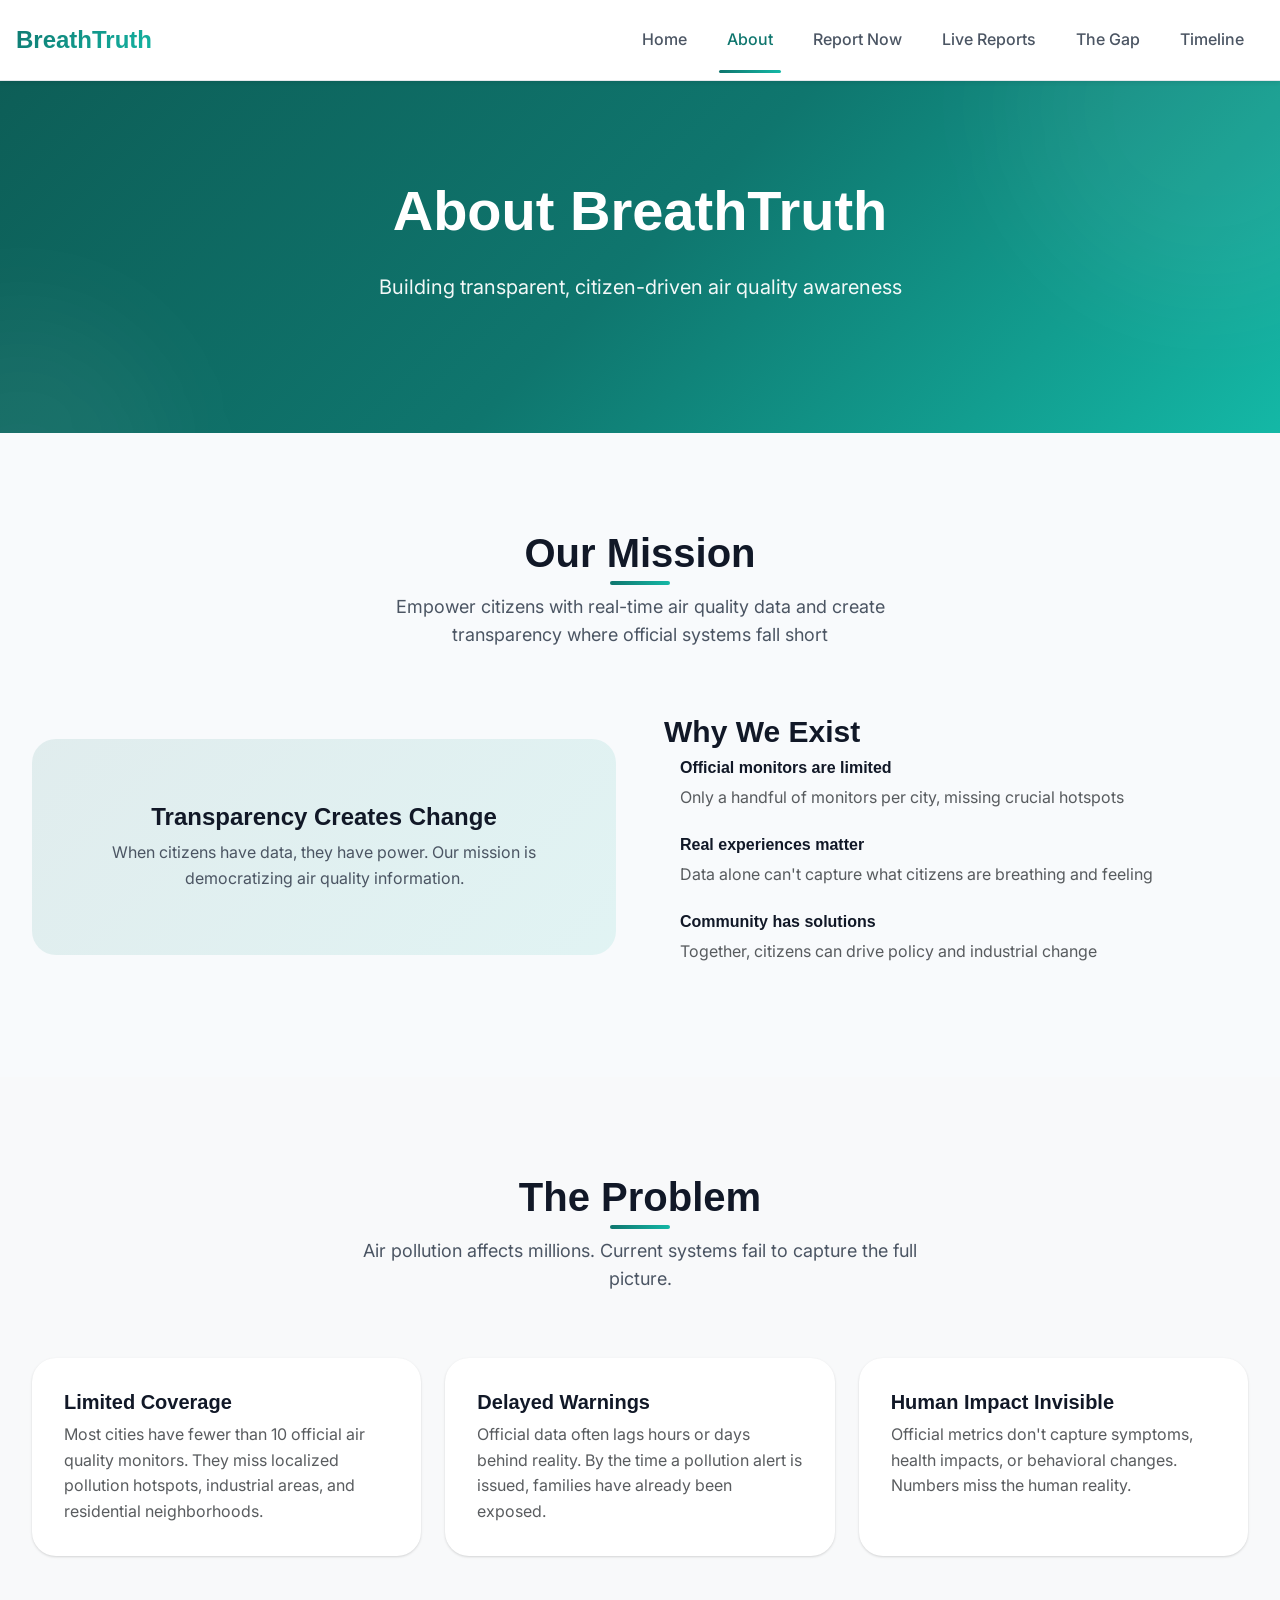
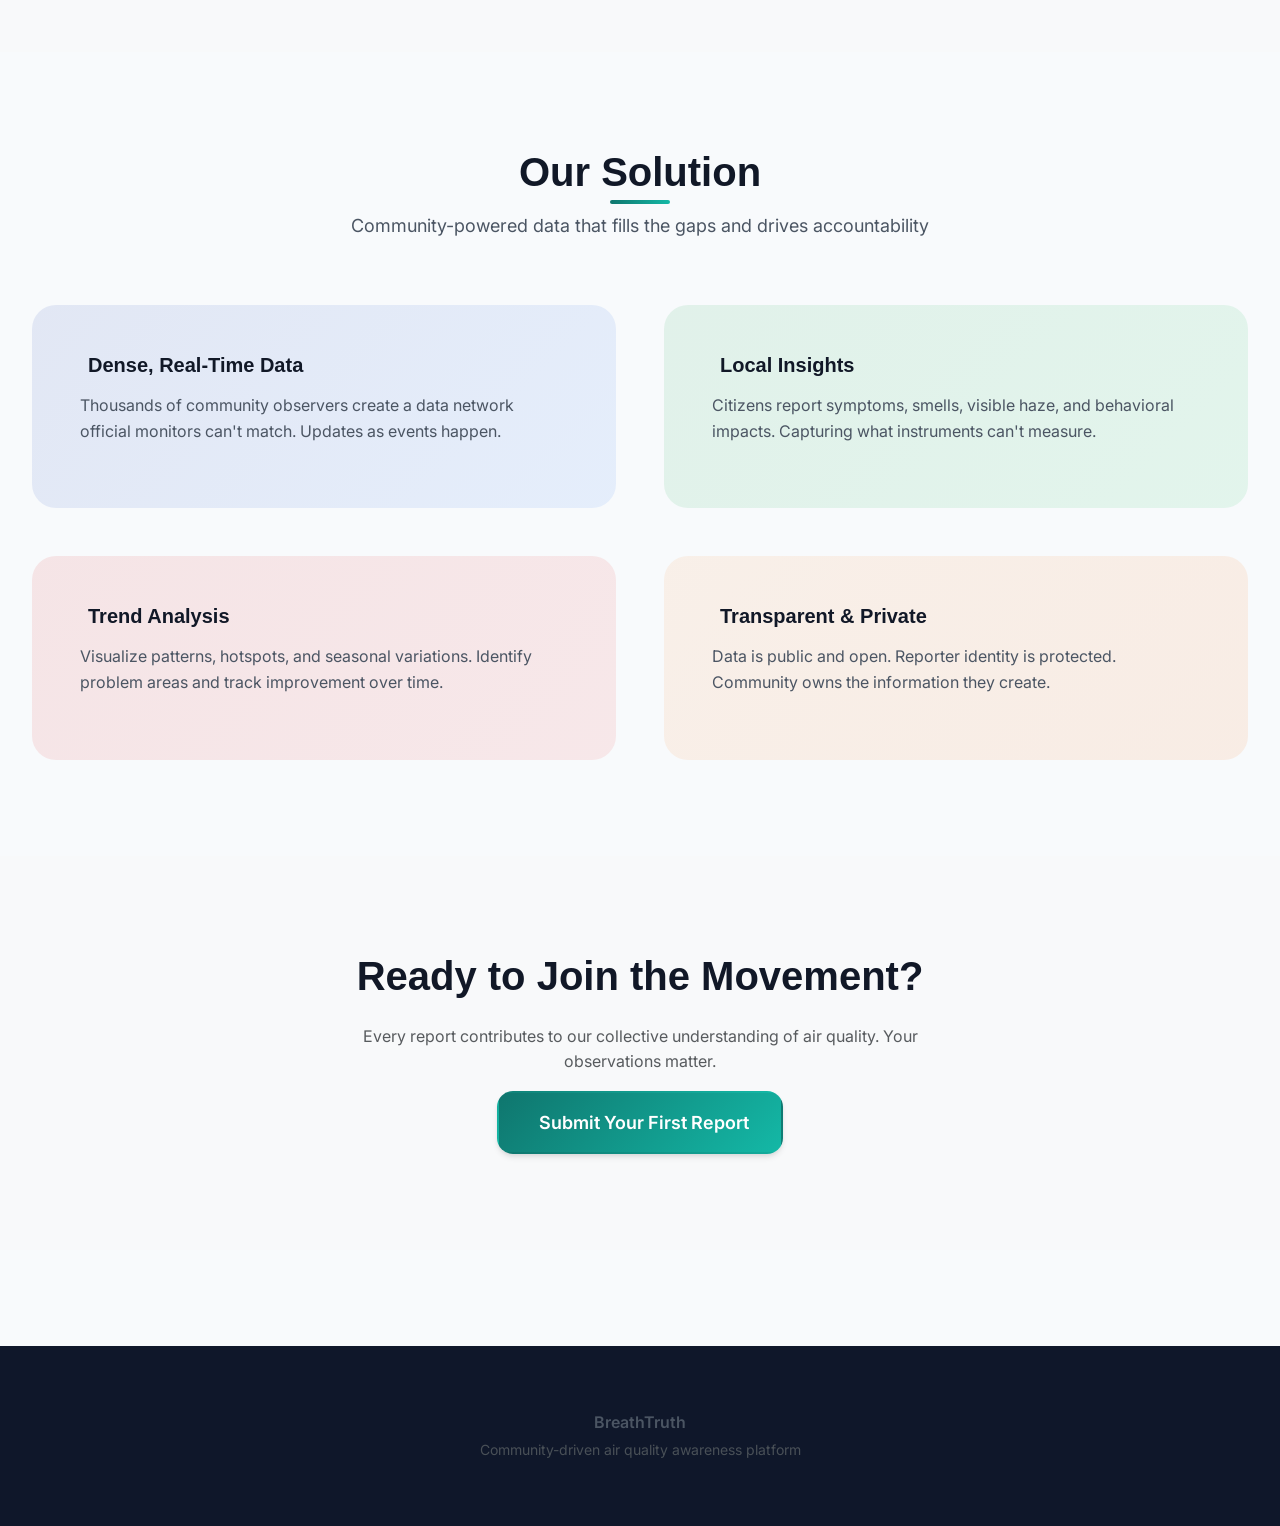
<file: about.html>
<!DOCTYPE html>
<html lang="en">
<head>
  <meta charset="UTF-8" />
  <meta name="viewport" content="width=device-width, initial-scale=1.0" />
  <title>BreathTruth | About</title>
  <link rel="preconnect" href="https://fonts.googleapis.com">
  <link rel="preconnect" href="https://fonts.gstatic.com" crossorigin>
  <link href="https://fonts.googleapis.com/css2?family=Inter:wght@400;500;600;700;800&display=swap" rel="stylesheet">
  <link
    href="https://cdn.jsdelivr.net/npm/bootstrap@5.3.3/dist/css/bootstrap.min.css"
    rel="stylesheet"
  />
  <link rel="stylesheet" href="style.css" />
</head>
<body>

  <!-- Navbar -->
  <nav class="navbar navbar-expand-lg navbar-dark shadow-sm custom-navbar">
    <div class="container">
      <a class="navbar-brand fw-bold" href="index.html">BreathTruth</a>
      <button class="navbar-toggler" type="button" data-bs-toggle="collapse" data-bs-target="#navbarNav">
        <span class="navbar-toggler-icon"></span>
      </button>
      <div class="collapse navbar-collapse" id="navbarNav">
        <ul class="navbar-nav ms-auto align-items-lg-center">
          <li class="nav-item"><a class="nav-link" href="index.html">Home</a></li>
          <li class="nav-item"><a class="nav-link active" href="about.html">About</a></li>
          <li class="nav-item"><a class="nav-link" href="report.html">Report Now</a></li>
          <li class="nav-item"><a class="nav-link" href="reports.html">Live Reports</a></li>
          <li class="nav-item"><a class="nav-link" href="gap.html">The Gap</a></li>
          <li class="nav-item"><a class="nav-link" href="timeline.html">Timeline</a></li>
        </ul>
      </div>
    </div>
  </nav>

  <section class="hero">
    <div class="container text-center">
      <h1>About BreathTruth</h1>
      <p class="hero-subtitle">Building transparent, citizen-driven air quality awareness</p>
    </div>
  </section>

  <section>
    <div class="container">
      <div class="section-title">
        <h2>Our Mission</h2>
        <p>Empower citizens with real-time air quality data and create transparency where official systems fall short</p>
      </div>
      <div class="row g-5 align-items-center">
        <div class="col-lg-6">
          <div style="background: linear-gradient(135deg, rgba(15, 118, 110, 0.1), rgba(20, 184, 166, 0.1)); border-radius: var(--radius-2xl); padding: var(--space-12); text-align: center;">
            <div style="font-size: 3rem; margin-bottom: 1rem;"><i class="bi bi-lightbulb text-primary"></i></div>
            <h4>Transparency Creates Change</h4>
            <p>When citizens have data, they have power. Our mission is democratizing air quality information.</p>
          </div>
        </div>
        <div class="col-lg-6">
          <h3>Why We Exist</h3>
          <ul class="list-unstyled">
            <li class="mb-4"><div class="d-flex gap-3"><div style="color: var(--primary); font-size: 1.5rem;"><i class="bi bi-check-circle"></i></div><div><h6>Official monitors are limited</h6><p class="text-muted mb-0">Only a handful of monitors per city, missing crucial hotspots</p></div></div></li>
            <li class="mb-4"><div class="d-flex gap-3"><div style="color: var(--primary); font-size: 1.5rem;"><i class="bi bi-check-circle"></i></div><div><h6>Real experiences matter</h6><p class="text-muted mb-0">Data alone can't capture what citizens are breathing and feeling</p></div></div></li>
            <li><div class="d-flex gap-3"><div style="color: var(--primary); font-size: 1.5rem;"><i class="bi bi-check-circle"></i></div><div><h6>Community has solutions</h6><p class="text-muted mb-0">Together, citizens can drive policy and industrial change</p></div></div></li>
          </ul>
        </div>
      </div>
    </div>
  </section>

  <section class="bg-light">
    <div class="container">
      <div class="section-title">
        <h2>The Problem</h2>
        <p>Air pollution affects millions. Current systems fail to capture the full picture.</p>
      </div>
      <div class="row g-4">
        <div class="col-md-4">
          <div class="card border-0 h-100">
            <div class="card-body">
              <h5>Limited Coverage</h5>
              <p class="card-text text-muted">Most cities have fewer than 10 official air quality monitors. They miss localized pollution hotspots, industrial areas, and residential neighborhoods.</p>
            </div>
          </div>
        </div>
        <div class="col-md-4">
          <div class="card border-0 h-100">
            <div class="card-body">
              <h5>Delayed Warnings</h5>
              <p class="card-text text-muted">Official data often lags hours or days behind reality. By the time a pollution alert is issued, families have already been exposed.</p>
            </div>
          </div>
        </div>
        <div class="col-md-4">
          <div class="card border-0 h-100">
            <div class="card-body">
              <h5>Human Impact Invisible</h5>
              <p class="card-text text-muted">Official metrics don't capture symptoms, health impacts, or behavioral changes. Numbers miss the human reality.</p>
            </div>
          </div>
        </div>
      </div>
    </div>
  </section>

  <section>
    <div class="container">
      <div class="section-title">
        <h2>Our Solution</h2>
        <p>Community-powered data that fills the gaps and drives accountability</p>
      </div>
      <div class="row g-5">
        <div class="col-lg-6">
          <div style="background: linear-gradient(135deg, rgba(30, 64, 175, 0.1), rgba(59, 130, 246, 0.1)); border-radius: var(--radius-2xl); padding: var(--space-12);">
            <h5 class="mb-3"><i class="bi bi-map text-secondary" style="margin-right: 0.5rem;"></i> Dense, Real-Time Data</h5>
            <p>Thousands of community observers create a data network official monitors can't match. Updates as events happen.</p>
          </div>
        </div>
        <div class="col-lg-6">
          <div style="background: linear-gradient(135deg, rgba(22, 163, 74, 0.1), rgba(34, 197, 94, 0.1)); border-radius: var(--radius-2xl); padding: var(--space-12);">
            <h5 class="mb-3"><i class="bi bi-people text-success" style="margin-right: 0.5rem;"></i> Local Insights</h5>
            <p>Citizens report symptoms, smells, visible haze, and behavioral impacts. Capturing what instruments can't measure.</p>
          </div>
        </div>
        <div class="col-lg-6">
          <div style="background: linear-gradient(135deg, rgba(220, 38, 38, 0.1), rgba(239, 68, 68, 0.1)); border-radius: var(--radius-2xl); padding: var(--space-12);">
            <h5 class="mb-3"><i class="bi bi-graph-up text-danger" style="margin-right: 0.5rem;"></i> Trend Analysis</h5>
            <p>Visualize patterns, hotspots, and seasonal variations. Identify problem areas and track improvement over time.</p>
          </div>
        </div>
        <div class="col-lg-6">
          <div style="background: linear-gradient(135deg, rgba(251, 146, 60, 0.1), rgba(249, 115, 22, 0.1)); border-radius: var(--radius-2xl); padding: var(--space-12);">
            <h5 class="mb-3"><i class="bi bi-shield-lock text-warning" style="margin-right: 0.5rem;"></i> Transparent & Private</h5>
            <p>Data is public and open. Reporter identity is protected. Community owns the information they create.</p>
          </div>
        </div>
      </div>
    </div>
  </section>

  <section class="bg-light">
    <div class="container text-center">
      <h2 class="mb-4">Ready to Join the Movement?</h2>
      <p class="text-muted mb-6" style="max-width: 600px; margin-left: auto; margin-right: auto;">Every report contributes to our collective understanding of air quality. Your observations matter.</p>
      <a href="report.html" class="btn btn-lg btn-primary"><i class="bi bi-lightning-fill"></i> Submit Your First Report</a>
    </div>
  </section>

  <footer>
    <div class="container text-center">
      <p class="mb-1 fw-semibold">BreathTruth</p>
      <p class="mb-0 small text-light-emphasis">
        Community-driven air quality awareness platform
      </p>
    </div>
  </footer>

  <script src="https://cdn.jsdelivr.net/npm/bootstrap@5.3.3/dist/js/bootstrap.bundle.min.js"></script>
</body>
</html>
</file>
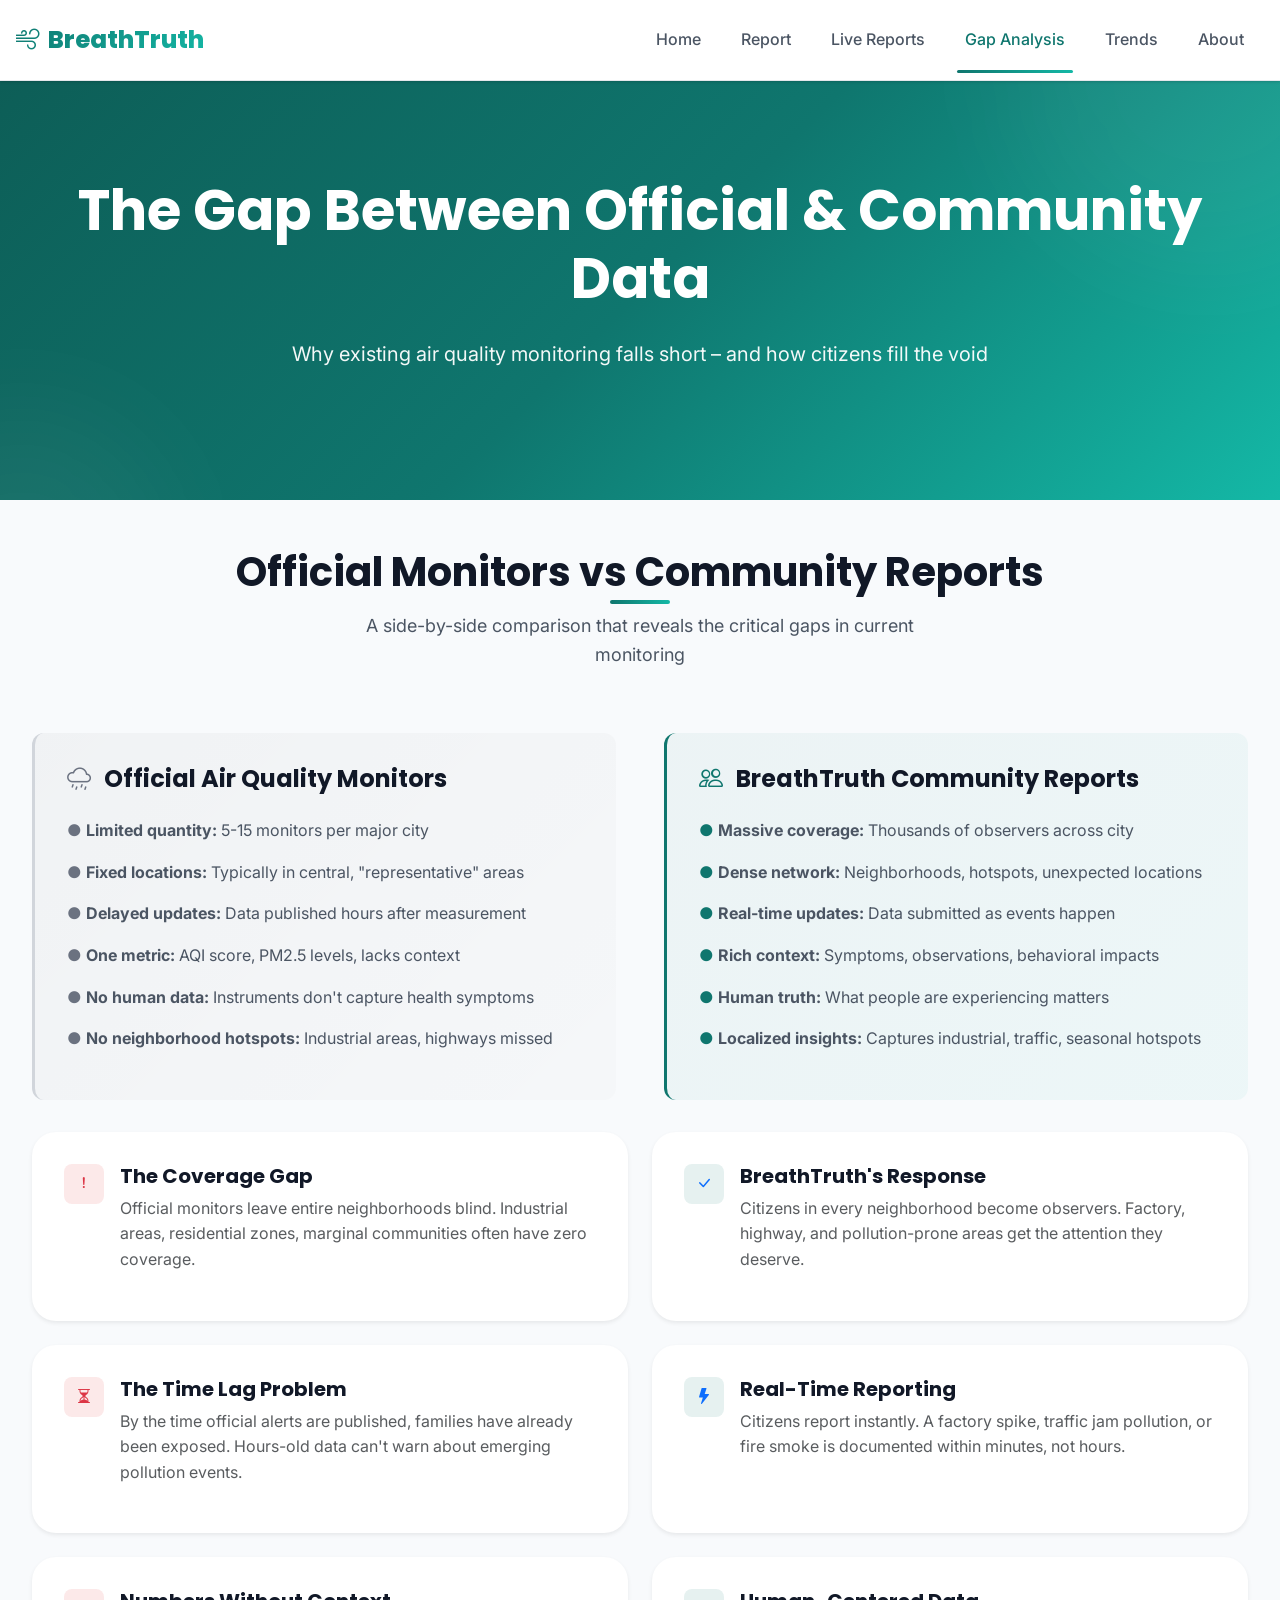
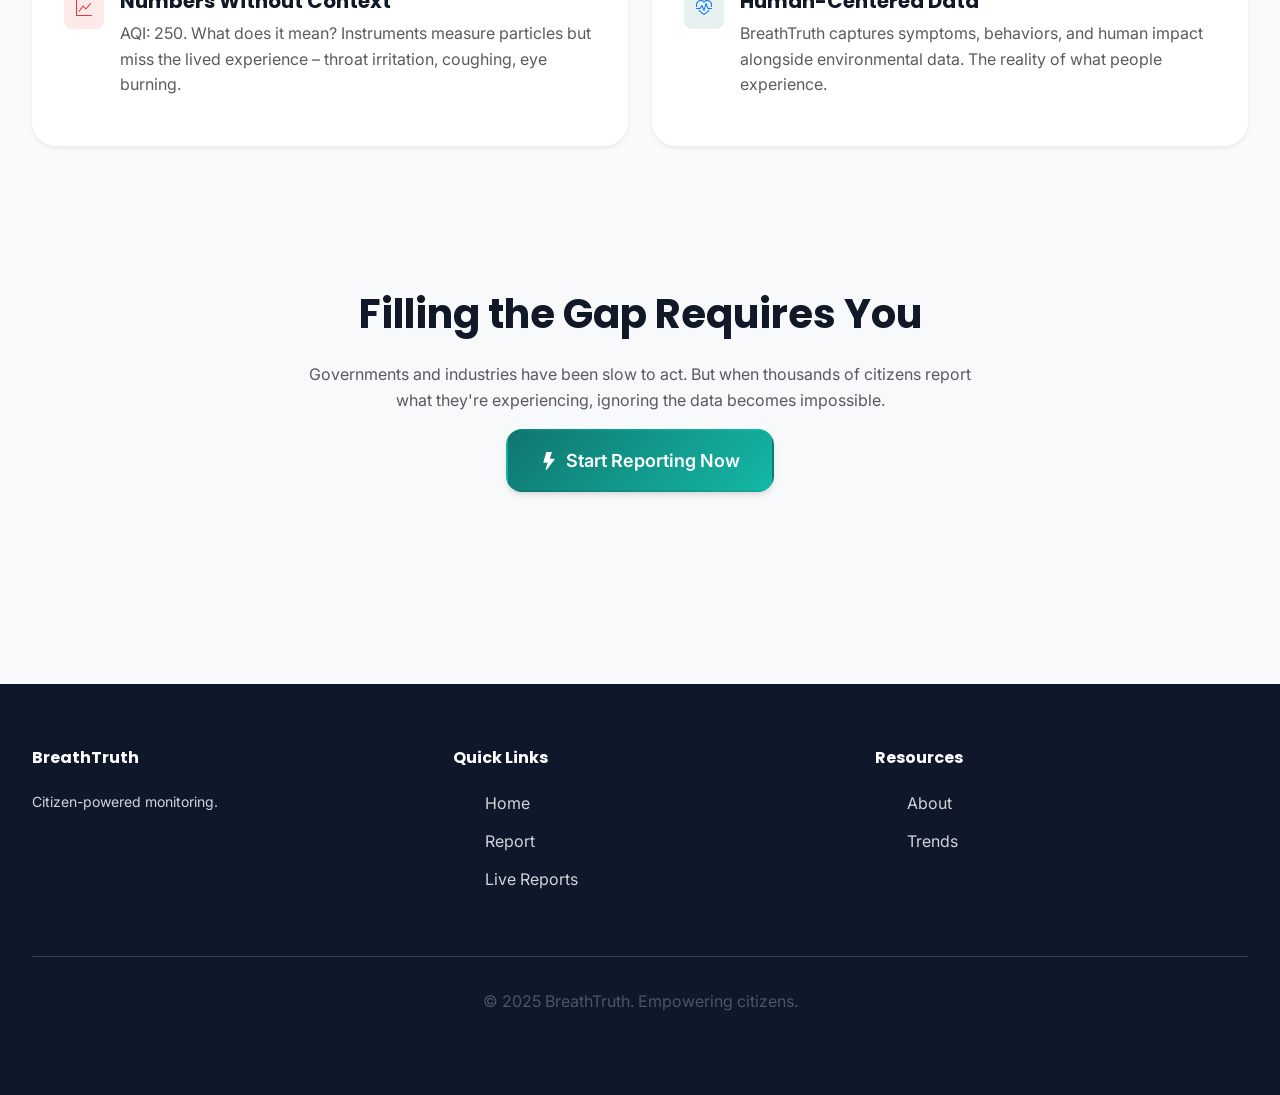
<file: gap.html>
<!DOCTYPE html>
<html lang="en">
<head>
  <meta charset="UTF-8">
  <meta name="viewport" content="width=device-width, initial-scale=1.0">
  <title>BreathTruth - The Gap Analysis</title>
  <link href="https://cdn.jsdelivr.net/npm/bootstrap@5.3.0/dist/css/bootstrap.min.css" rel="stylesheet">
  <link rel="stylesheet" href="https://cdn.jsdelivr.net/npm/bootstrap-icons@1.11.0/font/bootstrap-icons.css">
  <link href="https://fonts.googleapis.com/css2?family=Inter:wght@300;400;500;600;700;800&family=Poppins:wght@600;700;800&display=swap" rel="stylesheet">
  <link rel="stylesheet" href="style.css" />
</head>
<body>
  <nav class="navbar navbar-expand-lg navbar-light sticky-top">
    <div class="container">
      <a class="navbar-brand" href="index.html"><i class="bi bi-wind"></i> BreathTruth</a>
      <button class="navbar-toggler" type="button" data-bs-toggle="collapse" data-bs-target="#navbarNav"><i class="bi bi-list"></i></button>
      <div class="collapse navbar-collapse" id="navbarNav">
        <ul class="navbar-nav ms-auto">
          <li class="nav-item"><a class="nav-link" href="index.html">Home</a></li>
          <li class="nav-item"><a class="nav-link" href="report.html">Report</a></li>
          <li class="nav-item"><a class="nav-link" href="reports.html">Live Reports</a></li>
          <li class="nav-item"><a class="nav-link active" href="gap.html">Gap Analysis</a></li>
          <li class="nav-item"><a class="nav-link" href="timeline.html">Trends</a></li>
          <li class="nav-item"><a class="nav-link" href="about.html">About</a></li>
        </ul>
      </div>
    </div>
  </nav>

  <section class="hero">
    <div class="container text-center">
      <h1>The Gap Between Official & Community Data</h1>
      <p class="hero-subtitle">Why existing air quality monitoring falls short – and how citizens fill the void</p>
    </div>
  </section>

  <section class="py-5">
    <div class="container">
      <div class="section-title">
        <h2>Official Monitors vs Community Reports</h2>
        <p>A side-by-side comparison that reveals the critical gaps in current monitoring</p>
      </div>

      <div class="row g-5 mb-8">
        <div class="col-lg-6">
          <div style="background: linear-gradient(135deg, rgba(0,0,0,0.03), rgba(0,0,0,0.01)); padding: var(--space-8); border-radius: var(--radius-lg); border-left: 3px solid var(--gray-300);">
            <h4 class="mb-4"><i class="bi bi-cloud-drizzle" style="color: var(--gray-500); margin-right: 0.5rem;"></i> Official Air Quality Monitors</h4>
            <ul class="list-unstyled">
              <li class="mb-3"><span style="color: var(--gray-500);">●</span> <strong>Limited quantity:</strong> 5-15 monitors per major city</li>
              <li class="mb-3"><span style="color: var(--gray-500);">●</span> <strong>Fixed locations:</strong> Typically in central, "representative" areas</li>
              <li class="mb-3"><span style="color: var(--gray-500);">●</span> <strong>Delayed updates:</strong> Data published hours after measurement</li>
              <li class="mb-3"><span style="color: var(--gray-500);">●</span> <strong>One metric:</strong> AQI score, PM2.5 levels, lacks context</li>
              <li class="mb-3"><span style="color: var(--gray-500);">●</span> <strong>No human data:</strong> Instruments don't capture health symptoms</li>
              <li><span style="color: var(--gray-500);">●</span> <strong>No neighborhood hotspots:</strong> Industrial areas, highways missed</li>
            </ul>
          </div>
        </div>
        <div class="col-lg-6">
          <div style="background: linear-gradient(135deg, rgba(15, 118, 110, 0.05), rgba(20, 184, 166, 0.05)); padding: var(--space-8); border-radius: var(--radius-lg); border-left: 3px solid var(--primary);">
            <h4 class="mb-4"><i class="bi bi-people" style="color: var(--primary); margin-right: 0.5rem;"></i> BreathTruth Community Reports</h4>
            <ul class="list-unstyled">
              <li class="mb-3"><span style="color: var(--primary);">●</span> <strong>Massive coverage:</strong> Thousands of observers across city</li>
              <li class="mb-3"><span style="color: var(--primary);">●</span> <strong>Dense network:</strong> Neighborhoods, hotspots, unexpected locations</li>
              <li class="mb-3"><span style="color: var(--primary);">●</span> <strong>Real-time updates:</strong> Data submitted as events happen</li>
              <li class="mb-3"><span style="color: var(--primary);">●</span> <strong>Rich context:</strong> Symptoms, observations, behavioral impacts</li>
              <li class="mb-3"><span style="color: var(--primary);">●</span> <strong>Human truth:</strong> What people are experiencing matters</li>
              <li><span style="color: var(--primary);">●</span> <strong>Localized insights:</strong> Captures industrial, traffic, seasonal hotspots</li>
            </ul>
          </div>
        </div>
      </div>

      <div class="row g-4">
        <div class="col-md-6">
          <div class="card border-0 shadow-sm h-100">
            <div class="card-body">
              <div class="d-flex align-items-start mb-3">
                <div style="min-width: 40px; height: 40px; background: rgba(220, 38, 38, 0.1); border-radius: var(--radius-md); display: flex; align-items: center; justify-content: center; margin-right: 1rem;">
                  <i class="bi bi-exclamation-lg text-danger"></i>
                </div>
                <div>
                  <h5>The Coverage Gap</h5>
                  <p class="mb-0 text-muted">Official monitors leave entire neighborhoods blind. Industrial areas, residential zones, marginal communities often have zero coverage.</p>
                </div>
              </div>
            </div>
          </div>
        </div>
        <div class="col-md-6">
          <div class="card border-0 shadow-sm h-100">
            <div class="card-body">
              <div class="d-flex align-items-start mb-3">
                <div style="min-width: 40px; height: 40px; background: rgba(15, 118, 110, 0.1); border-radius: var(--radius-md); display: flex; align-items: center; justify-content: center; margin-right: 1rem;">
                  <i class="bi bi-check-lg text-primary"></i>
                </div>
                <div>
                  <h5>BreathTruth's Response</h5>
                  <p class="mb-0 text-muted">Citizens in every neighborhood become observers. Factory, highway, and pollution-prone areas get the attention they deserve.</p>
                </div>
              </div>
            </div>
          </div>
        </div>

        <div class="col-md-6">
          <div class="card border-0 shadow-sm h-100">
            <div class="card-body">
              <div class="d-flex align-items-start mb-3">
                <div style="min-width: 40px; height: 40px; background: rgba(220, 38, 38, 0.1); border-radius: var(--radius-md); display: flex; align-items: center; justify-content: center; margin-right: 1rem;">
                  <i class="bi bi-hourglass-split text-danger"></i>
                </div>
                <div>
                  <h5>The Time Lag Problem</h5>
                  <p class="mb-0 text-muted">By the time official alerts are published, families have already been exposed. Hours-old data can't warn about emerging pollution events.</p>
                </div>
              </div>
            </div>
          </div>
        </div>
        <div class="col-md-6">
          <div class="card border-0 shadow-sm h-100">
            <div class="card-body">
              <div class="d-flex align-items-start mb-3">
                <div style="min-width: 40px; height: 40px; background: rgba(15, 118, 110, 0.1); border-radius: var(--radius-md); display: flex; align-items: center; justify-content: center; margin-right: 1rem;">
                  <i class="bi bi-lightning-fill text-primary"></i>
                </div>
                <div>
                  <h5>Real-Time Reporting</h5>
                  <p class="mb-0 text-muted">Citizens report instantly. A factory spike, traffic jam pollution, or fire smoke is documented within minutes, not hours.</p>
                </div>
              </div>
            </div>
          </div>
        </div>

        <div class="col-md-6">
          <div class="card border-0 shadow-sm h-100">
            <div class="card-body">
              <div class="d-flex align-items-start mb-3">
                <div style="min-width: 40px; height: 40px; background: rgba(220, 38, 38, 0.1); border-radius: var(--radius-md); display: flex; align-items: center; justify-content: center; margin-right: 1rem;">
                  <i class="bi bi-graph-up text-danger"></i>
                </div>
                <div>
                  <h5>Numbers Without Context</h5>
                  <p class="mb-0 text-muted">AQI: 250. What does it mean? Instruments measure particles but miss the lived experience – throat irritation, coughing, eye burning.</p>
                </div>
              </div>
            </div>
          </div>
        </div>
        <div class="col-md-6">
          <div class="card border-0 shadow-sm h-100">
            <div class="card-body">
              <div class="d-flex align-items-start mb-3">
                <div style="min-width: 40px; height: 40px; background: rgba(15, 118, 110, 0.1); border-radius: var(--radius-md); display: flex; align-items: center; justify-content: center; margin-right: 1rem;">
                  <i class="bi bi-heart-pulse text-primary"></i>
                </div>
                <div>
                  <h5>Human-Centered Data</h5>
                  <p class="mb-0 text-muted">BreathTruth captures symptoms, behaviors, and human impact alongside environmental data. The reality of what people experience.</p>
                </div>
              </div>
            </div>
          </div>
        </div>
      </div>
    </div>
  </section>

  <section class="bg-light">
    <div class="container text-center">
      <h2 class="mb-4">Filling the Gap Requires You</h2>
      <p class="text-muted mb-6" style="max-width: 700px; margin-left: auto; margin-right: auto;">Governments and industries have been slow to act. But when thousands of citizens report what they're experiencing, ignoring the data becomes impossible.</p>
      <a href="report.html" class="btn btn-lg btn-primary"><i class="bi bi-lightning-fill"></i> Start Reporting Now</a>
    </div>
  </section>

  <footer>
    <div class="container">
      <div class="footer-content">
        <div class="footer-section"><h4>BreathTruth</h4><p style="color: var(--gray-300); font-size: 0.875rem;">Citizen-powered monitoring.</p></div>
        <div class="footer-section"><h4>Quick Links</h4><ul><li><a href="index.html">Home</a></li><li><a href="report.html">Report</a></li><li><a href="reports.html">Live Reports</a></li></ul></div>
        <div class="footer-section"><h4>Resources</h4><ul><li><a href="about.html">About</a></li><li><a href="timeline.html">Trends</a></li></ul></div>
      </div>
      <div class="footer-bottom"><p>&copy; 2025 BreathTruth. Empowering citizens.</p></div>
    </div>
  </footer>

  <script src="https://cdn.jsdelivr.net/npm/bootstrap@5.3.0/dist/js/bootstrap.bundle.min.js"></script>
</body>
</html>
</file>
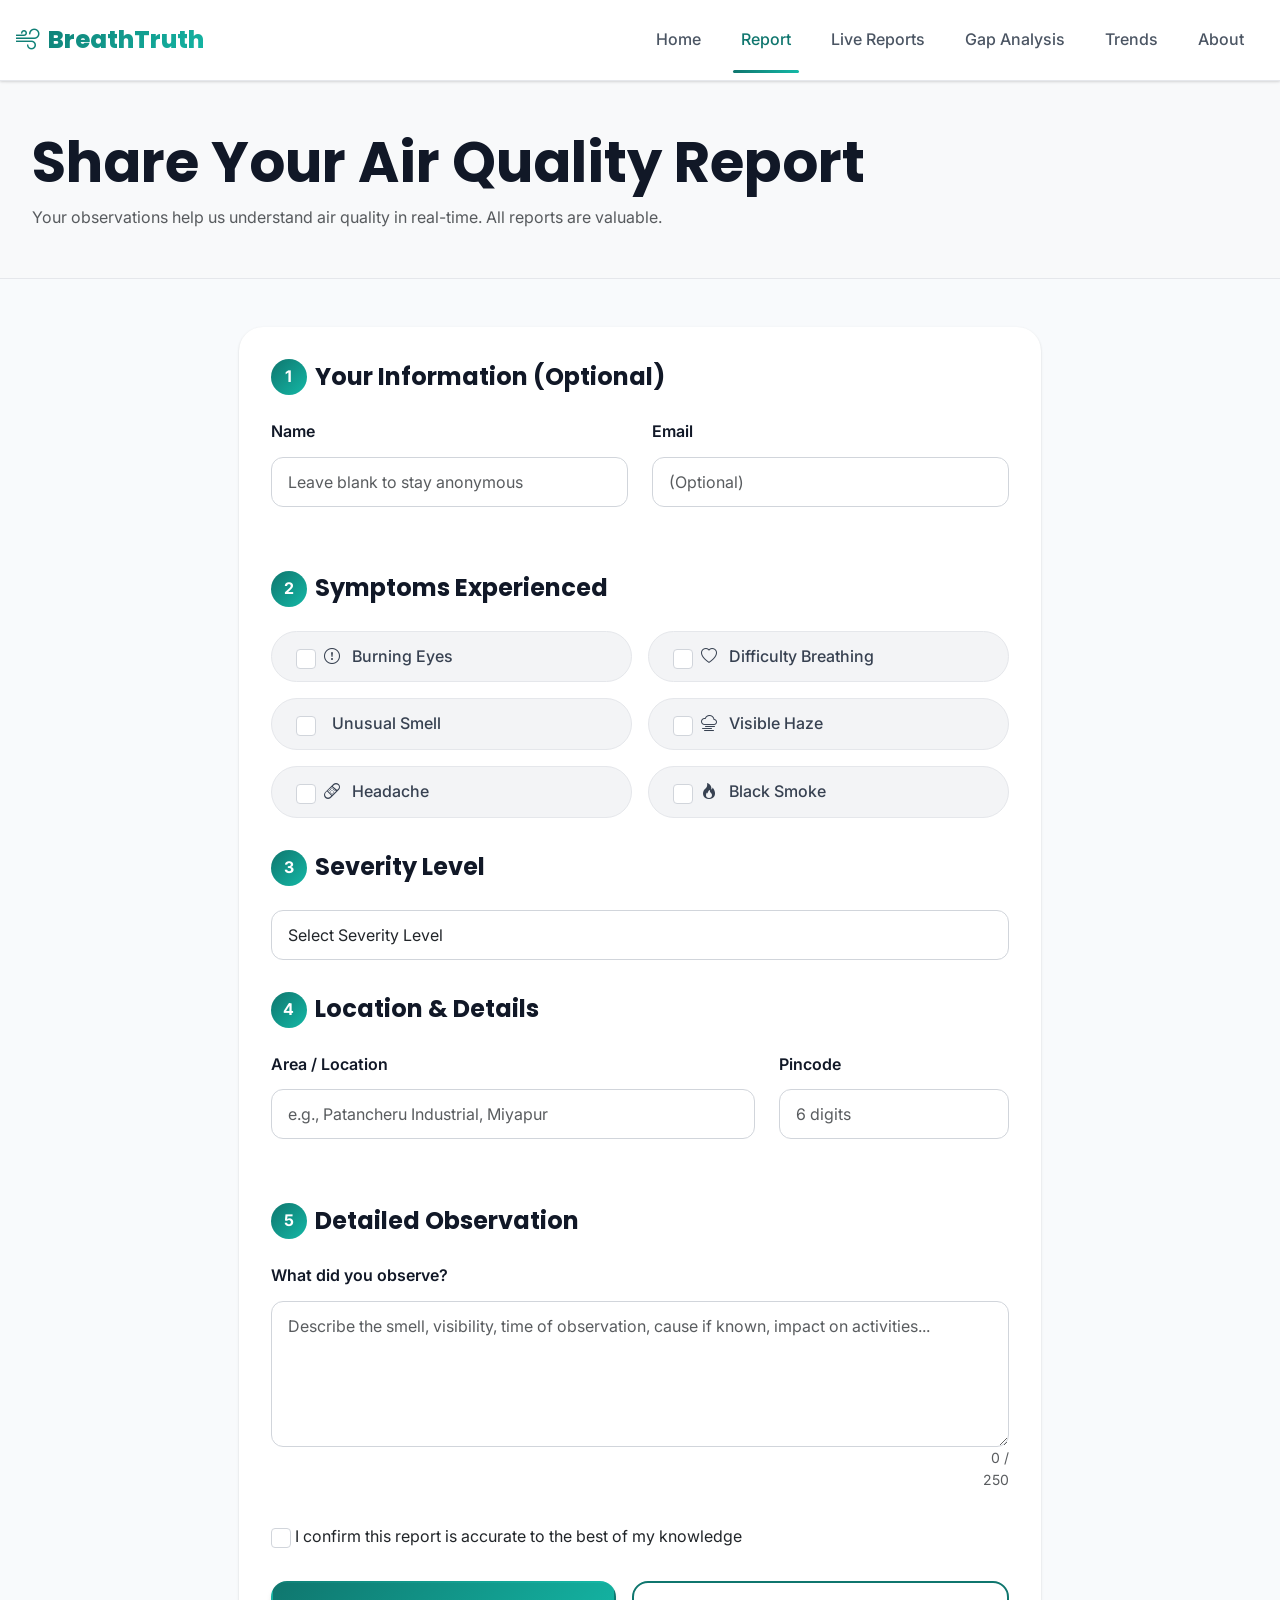
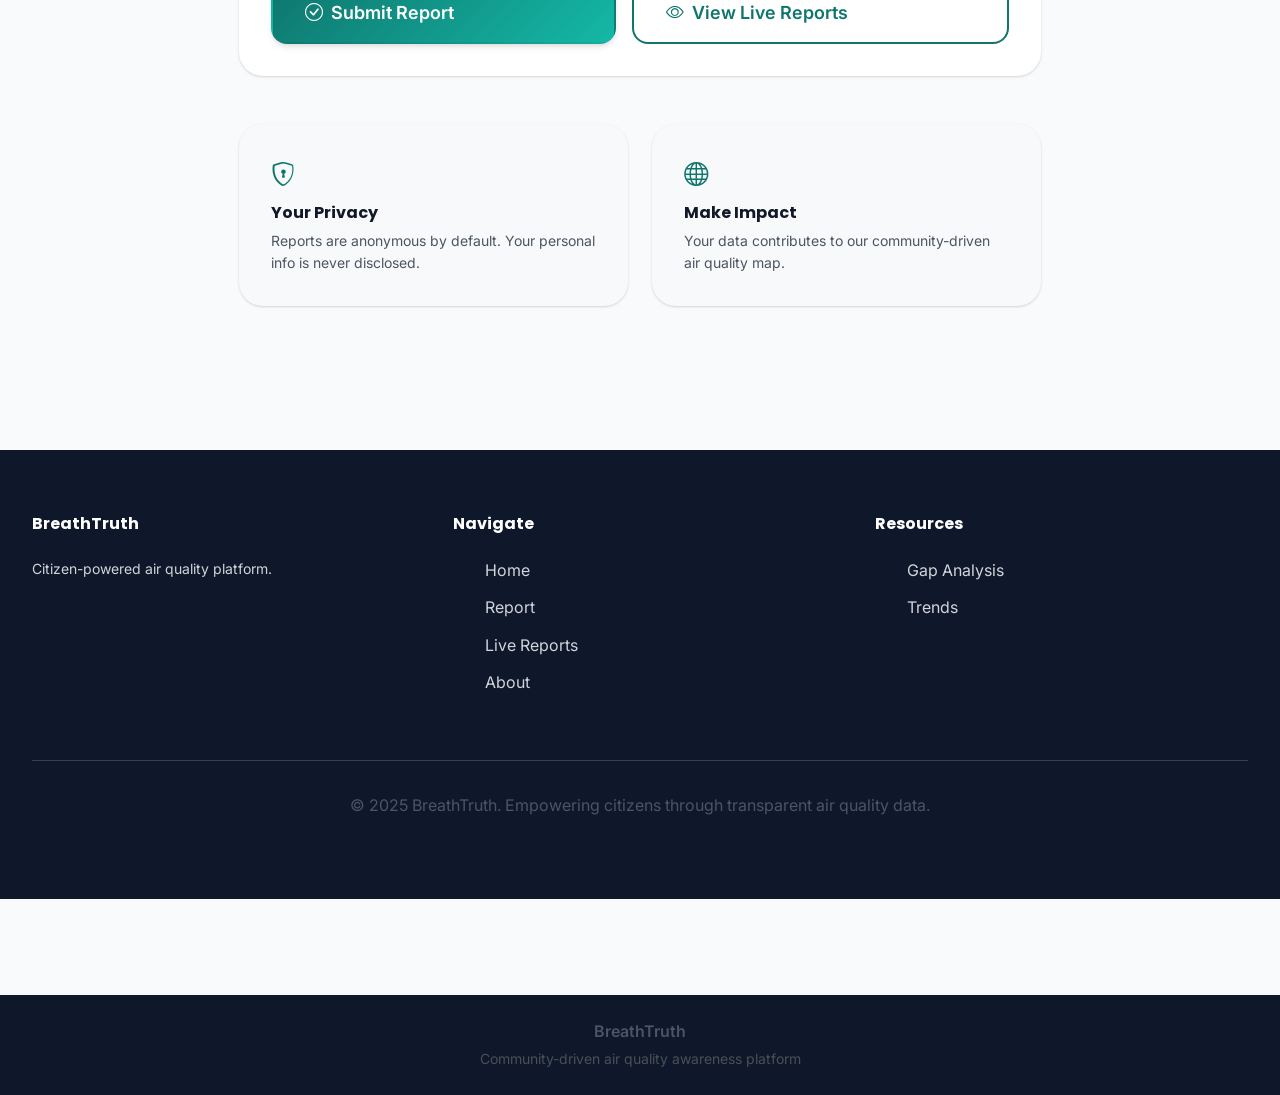
<file: report.html>
<!DOCTYPE html>
<html lang="en">
<head>
  <meta charset="UTF-8" />
  <meta name="viewport" content="width=device-width, initial-scale=1.0" />
  <title>BreathTruth - Report Air Quality</title>
  <link href="https://cdn.jsdelivr.net/npm/bootstrap@5.3.0/dist/css/bootstrap.min.css" rel="stylesheet">
  <link rel="stylesheet" href="https://cdn.jsdelivr.net/npm/bootstrap-icons@1.11.0/font/bootstrap-icons.css">
  <link href="https://fonts.googleapis.com/css2?family=Inter:wght@300;400;500;600;700;800&family=Poppins:wght@600;700;800&display=swap" rel="stylesheet">
  <link rel="stylesheet" href="style.css" />
</head>
<body>

  <!-- NAVBAR -->
  <nav class="navbar navbar-expand-lg navbar-light sticky-top">
    <div class="container">
      <a class="navbar-brand" href="index.html">
        <i class="bi bi-wind"></i> BreathTruth
      </a>
      <button class="navbar-toggler" type="button" data-bs-toggle="collapse" data-bs-target="#navbarNav">
        <i class="bi bi-list"></i>
      </button>
      <div class="collapse navbar-collapse" id="navbarNav">
        <ul class="navbar-nav ms-auto">
          <li class="nav-item"><a class="nav-link" href="index.html">Home</a></li>
          <li class="nav-item"><a class="nav-link active" href="report.html">Report</a></li>
          <li class="nav-item"><a class="nav-link" href="reports.html">Live Reports</a></li>
          <li class="nav-item"><a class="nav-link" href="gap.html">Gap Analysis</a></li>
          <li class="nav-item"><a class="nav-link" href="timeline.html">Trends</a></li>
          <li class="nav-item"><a class="nav-link" href="about.html">About</a></li>
        </ul>
      </div>
    </div>
  </nav>

  <!-- PAGE HEADER -->
  <section class="bg-light py-5" style="border-bottom: 1px solid var(--gray-200);">
    <div class="container">
      <h1 class="mb-2">Share Your Air Quality Report</h1>
      <p class="text-muted mb-0">Your observations help us understand air quality in real-time. All reports are valuable.</p>
    </div>
  </section>

  <!-- REPORT FORM SECTION -->
  <section class="py-5">
    <div class="container">
      <div class="row justify-content-center">
        <div class="col-lg-8">
          <!-- Form Card -->
          <div class="card border-0 shadow-md">
            <div class="card-body p-8">
              <form id="reportForm" novalidate>

                <!-- SECTION 1: REPORTER INFO (Optional) -->
                <div class="mb-8">
                  <div style="display: flex; align-items: center; gap: 0.5rem; margin-bottom: var(--space-6);">
                    <div style="width: 36px; height: 36px; border-radius: 50%; background: linear-gradient(135deg, var(--primary), var(--primary-light)); color: white; display: flex; align-items: center; justify-content: center; font-weight: bold;">1</div>
                    <h4 class="mb-0">Your Information (Optional)</h4>
                  </div>
                  
                  <div class="row g-4">
                    <div class="col-md-6">
                      <div class="form-group">
                        <label for="name" class="form-label">Name</label>
                        <input type="text" id="name" class="form-control" placeholder="Leave blank to stay anonymous" autocomplete="name" aria-describedby="nameError">
                        <div class="invalid-feedback" id="nameError" role="alert"></div>
                      </div>
                    </div>
                    <div class="col-md-6">
                      <div class="form-group">
                        <label for="email" class="form-label">Email</label>
                        <input type="email" id="email" class="form-control" placeholder="(Optional)" autocomplete="email" inputmode="email" aria-describedby="emailError">
                        <div class="invalid-feedback" id="emailError" role="alert"></div>
                      </div>
                    </div>
                  </div>
                </div>

                <!-- SECTION 2: SYMPTOMS -->
                <div class="mb-8">
                  <div style="display: flex; align-items: center; gap: 0.5rem; margin-bottom: var(--space-6);">
                    <div style="width: 36px; height: 36px; border-radius: 50%; background: linear-gradient(135deg, var(--primary), var(--primary-light)); color: white; display: flex; align-items: center; justify-content: center; font-weight: bold;">2</div>
                    <h4 class="mb-0">Symptoms Experienced</h4>
                  </div>

                  <div class="row g-3">
                    <div class="col-md-6">
                      <label class="chip" style="display: flex;">
                        <input class="form-check-input symptom" type="checkbox" value="Burning Eyes" id="burningEyes">
                        <span><i class="bi bi-exclamation-circle" style="margin-right: 0.5rem;"></i> Burning Eyes</span>
                      </label>
                    </div>
                    <div class="col-md-6">
                      <label class="chip" style="display: flex;">
                        <input class="form-check-input symptom" type="checkbox" value="Difficulty Breathing" id="difficultyBreathing">
                        <span><i class="bi bi-heart" style="margin-right: 0.5rem;"></i> Difficulty Breathing</span>
                      </label>
                    </div>
                    <div class="col-md-6">
                      <label class="chip" style="display: flex;">
                        <input class="form-check-input symptom" type="checkbox" value="Unusual Smell" id="unusualSmell">
                        <span><i class="bi bi-nosocial" style="margin-right: 0.5rem;"></i> Unusual Smell</span>
                      </label>
                    </div>
                    <div class="col-md-6">
                      <label class="chip" style="display: flex;">
                        <input class="form-check-input symptom" type="checkbox" value="Visible Haze" id="visibleHaze">
                        <span><i class="bi bi-cloud-haze" style="margin-right: 0.5rem;"></i> Visible Haze</span>
                      </label>
                    </div>
                    <div class="col-md-6">
                      <label class="chip" style="display: flex;">
                        <input class="form-check-input symptom" type="checkbox" value="Headache" id="headache">
                        <span><i class="bi bi-bandaid" style="margin-right: 0.5rem;"></i> Headache</span>
                      </label>
                    </div>
                    <div class="col-md-6">
                      <label class="chip" style="display: flex;">
                        <input class="form-check-input symptom" type="checkbox" value="Black Smoke" id="blackSmoke">
                        <span><i class="bi bi-fire" style="margin-right: 0.5rem;"></i> Black Smoke</span>
                      </label>
                    </div>
                  </div>
                  <div class="invalid-feedback d-block" id="symptomError" role="alert"></div>
                </div>

                <!-- SECTION 3: SEVERITY -->
                <div class="mb-8">
                  <div style="display: flex; align-items: center; gap: 0.5rem; margin-bottom: var(--space-6);">
                    <div style="width: 36px; height: 36px; border-radius: 50%; background: linear-gradient(135deg, var(--primary), var(--primary-light)); color: white; display: flex; align-items: center; justify-content: center; font-weight: bold;">3</div>
                    <h4 class="mb-0">Severity Level</h4>
                  </div>

                  <div class="form-group">
                    <select id="severity" class="form-select" aria-describedby="severityError" required>
                      <option value="">Select Severity Level</option>
                      <option value="Mild">Mild</option>
                      <option value="Moderate">Moderate</option>
                      <option value="Severe">Severe</option>
                    </select>
                    <div class="invalid-feedback" id="severityError" role="alert"></div>
                  </div>
                </div>

                <!-- SECTION 4: LOCATION -->
                <div class="mb-8">
                  <div style="display: flex; align-items: center; gap: 0.5rem; margin-bottom: var(--space-6);">
                    <div style="width: 36px; height: 36px; border-radius: 50%; background: linear-gradient(135deg, var(--primary), var(--primary-light)); color: white; display: flex; align-items: center; justify-content: center; font-weight: bold;">4</div>
                    <h4 class="mb-0">Location & Details</h4>
                  </div>

                  <div class="row g-4">
                    <div class="col-md-8">
                      <div class="form-group">
                        <label for="location" class="form-label">Area / Location</label>
                        <input type="text" id="location" class="form-control" placeholder="e.g., Patancheru Industrial, Miyapur" aria-describedby="locationError" required>
                        <div class="invalid-feedback" id="locationError" role="alert"></div>
                      </div>
                    </div>
                    <div class="col-md-4">
                      <div class="form-group">
                        <label for="pincode" class="form-label">Pincode</label>
                        <input type="text" id="pincode" class="form-control" placeholder="6 digits" inputmode="numeric" pattern="[0-9]{6}" maxlength="6" aria-describedby="pincodeError" required>
                        <div class="invalid-feedback" id="pincodeError" role="alert"></div>
                      </div>
                    </div>
                  </div>
                </div>

                <!-- SECTION 5: DESCRIPTION -->
                <div class="mb-8">
                  <div style="display: flex; align-items: center; gap: 0.5rem; margin-bottom: var(--space-6);">
                    <div style="width: 36px; height: 36px; border-radius: 50%; background: linear-gradient(135deg, var(--primary), var(--primary-light)); color: white; display: flex; align-items: center; justify-content: center; font-weight: bold;">5</div>
                    <h4 class="mb-0">Detailed Observation</h4>
                  </div>

                  <div class="form-group">
                    <label for="description" class="form-label">What did you observe?</label>
                    <textarea id="description" rows="5" class="form-control" placeholder="Describe the smell, visibility, time of observation, cause if known, impact on activities..." minlength="10" maxlength="250" aria-describedby="descriptionError" required></textarea>
                    <div style="display: flex; justify-content: between; align-items: center;">
                      <div class="invalid-feedback" id="descriptionError" role="alert"></div>
                      <small id="descriptionCounter" class="text-muted" aria-live="polite" style="text-align: right; flex: 1;">0 / 250</small>
                    </div>
                  </div>
                </div>

                <!-- TERMS & SUBMIT -->
                <div class="form-group mb-0">
                  <label class="form-check">
                    <input class="form-check-input" type="checkbox" id="terms" aria-describedby="termsError" required>
                    <span class="form-check-label">I confirm this report is accurate to the best of my knowledge</span>
                  </label>
                  <div class="invalid-feedback" id="termsError" role="alert"></div>
                </div>

                <div style="display: flex; gap: 1rem; margin-top: 2rem;">
                  <button type="submit" class="btn btn-lg btn-primary flex-grow-1">
                    <i class="bi bi-check-circle"></i> Submit Report
                  </button>
                  <a href="reports.html" class="btn btn-lg btn-outline-primary flex-grow-1">
                    <i class="bi bi-eye"></i> View Live Reports
                  </a>
                </div>

                <div id="successMessage" class="alert alert-success mt-4" role="status" aria-live="polite" style="display: none;"></div>
              </form>
            </div>
          </div>

          <!-- Info Cards Below Form -->
          <div class="row g-4 mt-4">
            <div class="col-md-6">
              <div class="card border-0 bg-light">
                <div class="card-body">
                  <div style="font-size: 1.5rem; color: var(--primary); margin-bottom: 0.5rem;">
                    <i class="bi bi-shield-lock"></i>
                  </div>
                  <h6>Your Privacy</h6>
                  <p class="card-text small">Reports are anonymous by default. Your personal info is never disclosed.</p>
                </div>
              </div>
            </div>
            <div class="col-md-6">
              <div class="card border-0 bg-light">
                <div class="card-body">
                  <div style="font-size: 1.5rem; color: var(--primary); margin-bottom: 0.5rem;">
                    <i class="bi bi-globe"></i>
                  </div>
                  <h6>Make Impact</h6>
                  <p class="card-text small">Your data contributes to our community-driven air quality map.</p>
                </div>
              </div>
            </div>
          </div>
        </div>
      </div>
    </div>
  </section>

  <!-- FOOTER -->
  <footer>
    <div class="container">
      <div class="footer-content">
        <div class="footer-section">
          <h4>BreathTruth</h4>
          <p style="color: var(--gray-300); font-size: 0.875rem;">Citizen-powered air quality platform.</p>
        </div>
        <div class="footer-section">
          <h4>Navigate</h4>
          <ul>
            <li><a href="index.html">Home</a></li>
            <li><a href="report.html">Report</a></li>
            <li><a href="reports.html">Live Reports</a></li>
            <li><a href="about.html">About</a></li>
          </ul>
        </div>
        <div class="footer-section">
          <h4>Resources</h4>
          <ul>
            <li><a href="gap.html">Gap Analysis</a></li>
            <li><a href="timeline.html">Trends</a></li>
          </ul>
        </div>
      </div>
      <div class="footer-bottom">
        <p>&copy; 2025 BreathTruth. Empowering citizens through transparent air quality data.</p>
      </div>
    </div>
  </footer>

  <script src="https://cdn.jsdelivr.net/npm/bootstrap@5.3.0/dist/js/bootstrap.bundle.min.js"></script>
  <script src="script.js"></script>
</body>
</html>
  </section>

  <footer class="py-4 footer-dark">
    <div class="container text-center">
      <p class="mb-1 fw-semibold">BreathTruth</p>
      <p class="mb-0 small text-light-emphasis">
        Community-driven air quality awareness platform
      </p>
    </div>
  </footer>

  <script src="script.js"></script>
  <script src="https://cdn.jsdelivr.net/npm/bootstrap@5.3.3/dist/js/bootstrap.bundle.min.js"></script>
</body>
</html>
</file>
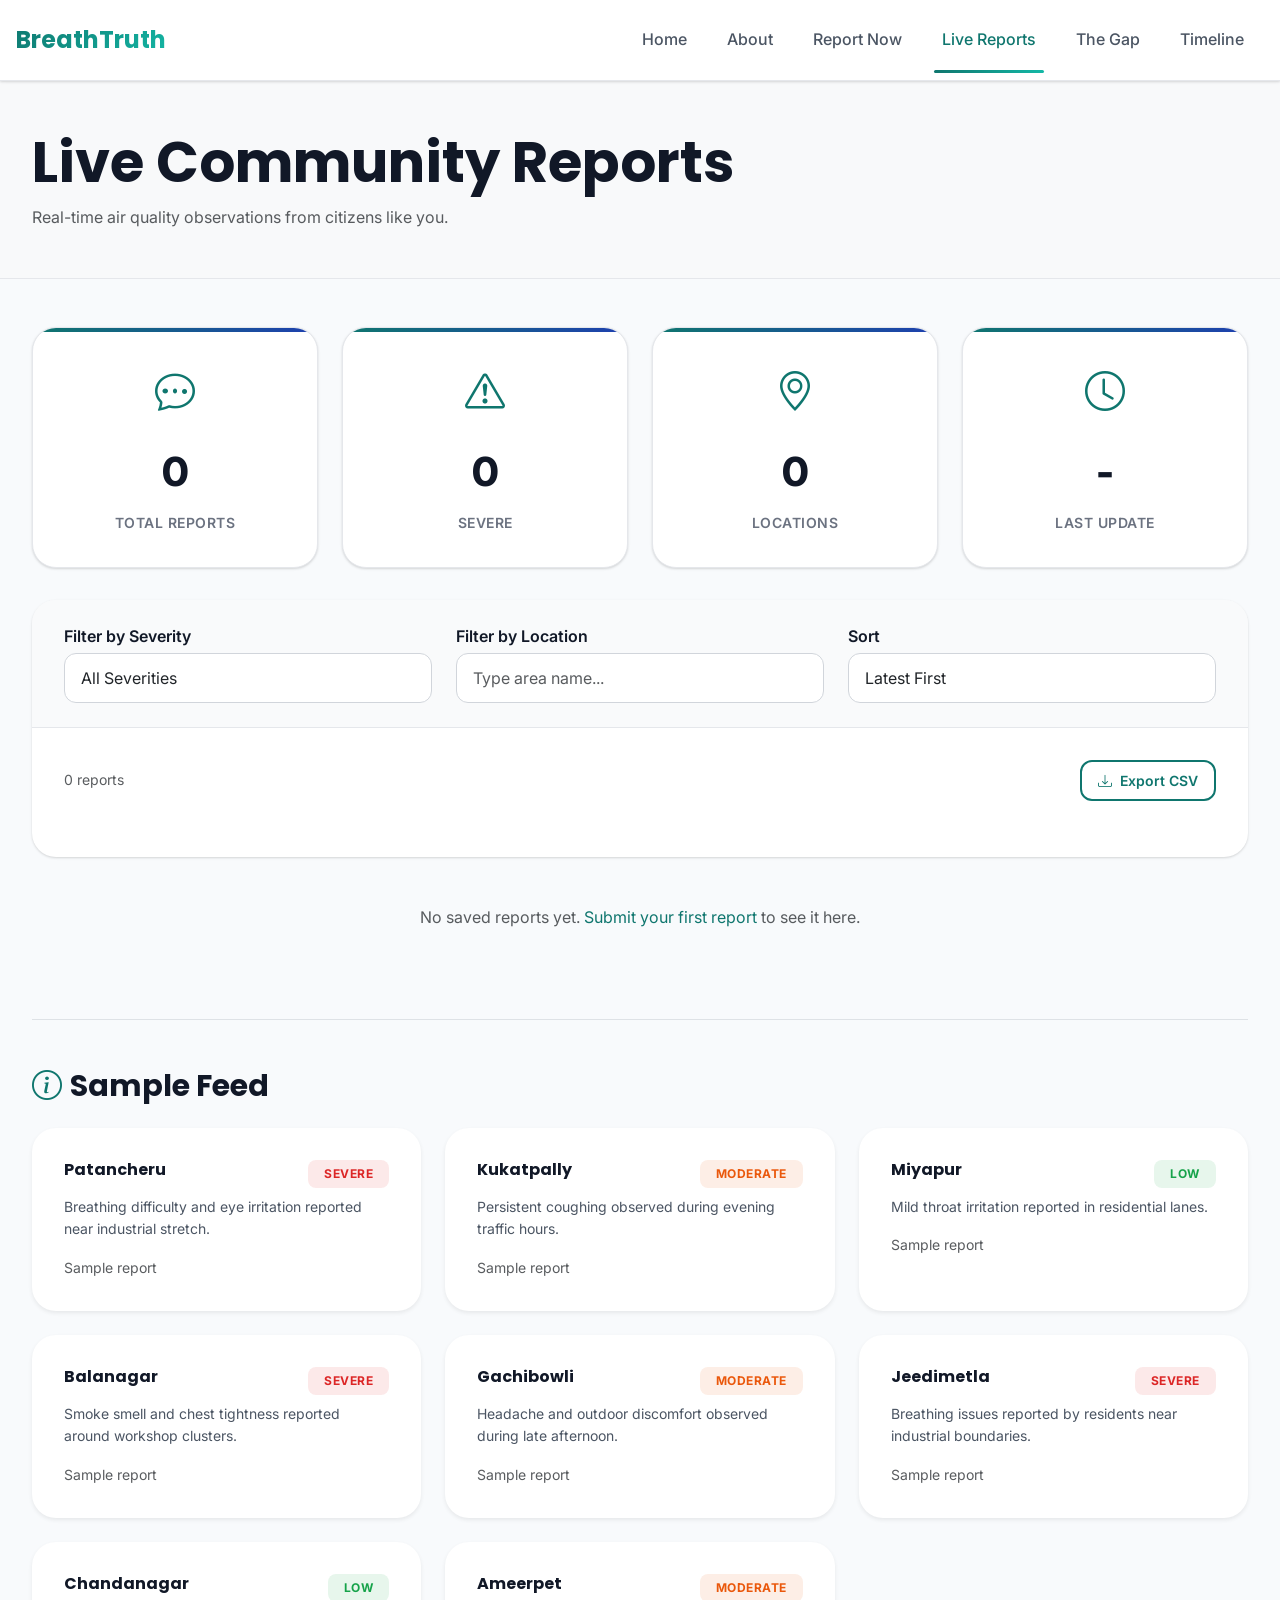
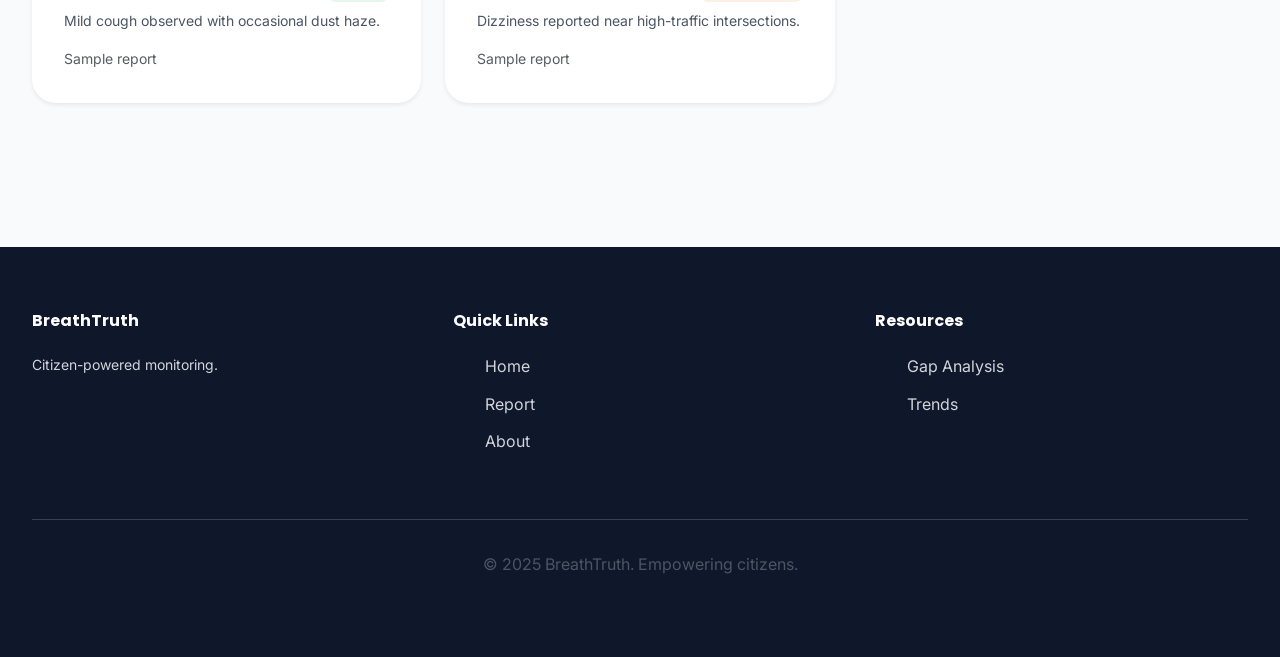
<file: reports.html>
<!DOCTYPE html>
<html lang="en">
<head>
  <meta charset="UTF-8">
  <meta name="viewport" content="width=device-width, initial-scale=1.0">
  <title>BreathTruth - Live Community Reports</title>
  <link href="https://cdn.jsdelivr.net/npm/bootstrap@5.3.0/dist/css/bootstrap.min.css" rel="stylesheet">
  <link rel="stylesheet" href="https://cdn.jsdelivr.net/npm/bootstrap-icons@1.11.0/font/bootstrap-icons.css">
  <link href="https://fonts.googleapis.com/css2?family=Inter:wght@300;400;500;600;700;800&family=Poppins:wght@600;700;800&display=swap" rel="stylesheet">
  <link rel="stylesheet" href="style.css" />
</head>
<body>
  <nav class="navbar navbar-expand-lg navbar-light sticky-top">
    <div class="container">
      <a class="navbar-brand fw-bold" href="index.html">BreathTruth</a>
      <button class="navbar-toggler" type="button" data-bs-toggle="collapse" data-bs-target="#navbarNav">
        <span class="navbar-toggler-icon"></span>
      </button>
      <div class="collapse navbar-collapse" id="navbarNav">
        <ul class="navbar-nav ms-auto align-items-lg-center">
          <li class="nav-item"><a class="nav-link" href="index.html">Home</a></li>
          <li class="nav-item"><a class="nav-link" href="about.html">About</a></li>
          <li class="nav-item"><a class="nav-link" href="report.html">Report Now</a></li>
          <li class="nav-item"><a class="nav-link active" href="reports.html">Live Reports</a></li>
          <li class="nav-item"><a class="nav-link" href="gap.html">The Gap</a></li>
          <li class="nav-item"><a class="nav-link" href="timeline.html">Timeline</a></li>
        </ul>
      </div>
    </div>
  </nav>

  <section class="bg-light py-5" style="border-bottom: 1px solid var(--gray-200);">
    <div class="container">
      <h1 class="mb-2">Live Community Reports</h1>
      <p class="text-muted mb-0">Real-time air quality observations from citizens like you.</p>
    </div>
  </section>

  <section class="py-5">
    <div class="container">
      <div class="row g-4 mb-8">
        <div class="col-lg-3 col-md-6">
          <div class="stat-card">
            <div class="stat-card-icon"><i class="bi bi-chat-dots"></i></div>
            <div class="stat-card-value" id="totalReportCount">0</div>
            <div class="stat-card-label">Total Reports</div>
          </div>
        </div>
        <div class="col-lg-3 col-md-6">
          <div class="stat-card">
            <div class="stat-card-icon"><i class="bi bi-exclamation-triangle"></i></div>
            <div class="stat-card-value" id="severeCount">0</div>
            <div class="stat-card-label">Severe</div>
          </div>
        </div>
        <div class="col-lg-3 col-md-6">
          <div class="stat-card">
            <div class="stat-card-icon"><i class="bi bi-geo-alt"></i></div>
            <div class="stat-card-value" id="uniqueLocations">0</div>
            <div class="stat-card-label">Locations</div>
          </div>
        </div>
        <div class="col-lg-3 col-md-6">
          <div class="stat-card">
            <div class="stat-card-icon"><i class="bi bi-clock"></i></div>
            <div class="stat-card-value" id="lastUpdate">-</div>
            <div class="stat-card-label">Last Update</div>
          </div>
        </div>
      </div>

      <div class="card border-0 shadow-md mb-6">
        <div class="card-header" style="padding: var(--space-6) var(--space-8); background: var(--gray-50); border-bottom: 1px solid var(--gray-200);">
          <div class="row g-4 align-items-end">
        <div class="col-md-4">
          <label for="filterSeverity" class="form-label small fw-semibold mb-1">Filter by Severity</label>
          <select id="filterSeverity" class="form-select form-select-sm">
            <option value="all">All Severities</option>
            <option value="Severe">Severe</option>
            <option value="Moderate">Moderate</option>
            <option value="Mild">Mild</option>
          </select>
        </div>
        <div class="col-md-4">
          <label for="filterLocation" class="form-label small fw-semibold mb-1">Filter by Location</label>
          <input type="text" id="filterLocation" class="form-control form-control-sm" placeholder="Type area name...">
        </div>
        <div class="col-md-4">
          <label for="sortReports" class="form-label small fw-semibold mb-1">Sort</label>
          <select id="sortReports" class="form-select form-select-sm">
            <option value="latest">Latest First</option>
            <option value="oldest">Oldest First</option>
            <option value="severityHigh">Severity: High to Low</option>
            <option value="severityLow">Severity: Low to High</option>
          </select>
        </div>
      </div>

        </div>
        <div class="card-body p-6">
          <div class="d-flex justify-content-between align-items-center mb-4">
            <span class="small text-muted" id="userReportsCount">0 reports</span>
            <button id="exportReportsBtn" class="btn btn-sm btn-outline-primary"><i class="bi bi-download"></i> Export CSV</button>
          </div>
          <p id="exportStatus" class="small text-muted mb-0"></p>
        </div>
      </div>

      <p id="userReportsEmpty" class="text-center text-muted py-5">No saved reports yet. <a href="report.html">Submit your first report</a> to see it here.</p>
      <div id="userReportsRow" class="row g-4 mb-8"></div>

      <div class="mt-5 pt-5 border-top">
        <h3 class="mb-4 d-flex align-items-center"><i class="bi bi-info-circle" style="margin-right: 0.5rem; color: var(--primary);"></i> Sample Feed</h3>
        <div class="row g-4">
          <div class="col-md-6 col-lg-4">
            <div class="card border-0 shadow-sm h-100">
              <div class="card-body">
                <div class="d-flex justify-content-between align-items-start mb-2">
                  <h5 class="card-title mb-0">Patancheru</h5>
                  <span class="badge badge-critical">SEVERE</span>
                </div>
                <p class="card-text small">Breathing difficulty and eye irritation reported near industrial stretch.</p>
                <div class="small text-muted">Sample report</div>
              </div>
            </div>
          </div>
          <div class="col-md-6 col-lg-4">
            <div class="card border-0 shadow-sm h-100">
              <div class="card-body">
                <div class="d-flex justify-content-between align-items-start mb-2">
                  <h5 class="card-title mb-0">Kukatpally</h5>
                  <span class="badge badge-danger">MODERATE</span>
                </div>
                <p class="card-text small">Persistent coughing observed during evening traffic hours.</p>
                <div class="small text-muted">Sample report</div>
              </div>
            </div>
          </div>
          <div class="col-md-6 col-lg-4">
            <div class="card border-0 shadow-sm h-100">
              <div class="card-body">
                <div class="d-flex justify-content-between align-items-start mb-2">
                  <h5 class="card-title mb-0">Miyapur</h5>
                  <span class="badge badge-clean">LOW</span>
                </div>
                <p class="card-text small">Mild throat irritation reported in residential lanes.</p>
                <div class="small text-muted">Sample report</div>
              </div>
            </div>
          </div>
          <div class="col-md-6 col-lg-4">
            <div class="card border-0 shadow-sm h-100">
              <div class="card-body">
                <div class="d-flex justify-content-between align-items-start mb-2">
                  <h5 class="card-title mb-0">Balanagar</h5>
                  <span class="badge badge-critical">SEVERE</span>
                </div>
                <p class="card-text small">Smoke smell and chest tightness reported around workshop clusters.</p>
                <div class="small text-muted">Sample report</div>
              </div>
            </div>
          </div>
          <div class="col-md-6 col-lg-4">
            <div class="card border-0 shadow-sm h-100">
              <div class="card-body">
                <div class="d-flex justify-content-between align-items-start mb-2">
                  <h5 class="card-title mb-0">Gachibowli</h5>
                  <span class="badge badge-danger">MODERATE</span>
                </div>
                <p class="card-text small">Headache and outdoor discomfort observed during late afternoon.</p>
                <div class="small text-muted">Sample report</div>
              </div>
            </div>
          </div>
          <div class="col-md-6 col-lg-4">
            <div class="card border-0 shadow-sm h-100">
              <div class="card-body">
                <div class="d-flex justify-content-between align-items-start mb-2">
                  <h5 class="card-title mb-0">Jeedimetla</h5>
                  <span class="badge badge-critical">SEVERE</span>
                </div>
                <p class="card-text small">Breathing issues reported by residents near industrial boundaries.</p>
                <div class="small text-muted">Sample report</div>
              </div>
            </div>
          </div>
          <div class="col-md-6 col-lg-4">
            <div class="card border-0 shadow-sm h-100">
              <div class="card-body">
                <div class="d-flex justify-content-between align-items-start mb-2">
                  <h5 class="card-title mb-0">Chandanagar</h5>
                  <span class="badge badge-clean">LOW</span>
                </div>
                <p class="card-text small">Mild cough observed with occasional dust haze.</p>
                <div class="small text-muted">Sample report</div>
              </div>
            </div>
          </div>
          <div class="col-md-6 col-lg-4">
            <div class="card border-0 shadow-sm h-100">
              <div class="card-body">
                <div class="d-flex justify-content-between align-items-start mb-2">
                  <h5 class="card-title mb-0">Ameerpet</h5>
                  <span class="badge badge-danger">MODERATE</span>
                </div>
                <p class="card-text small">Dizziness reported near high-traffic intersections.</p>
                <div class="small text-muted">Sample report</div>
              </div>
            </div>
          </div>
        </div>
      </div>
    </div>
  </section>

  <footer>
    <div class="container">
      <div class="footer-content">
        <div class="footer-section"><h4>BreathTruth</h4><p style="color: var(--gray-300); font-size: 0.875rem;">Citizen-powered monitoring.</p></div>
        <div class="footer-section"><h4>Quick Links</h4><ul><li><a href="index.html">Home</a></li><li><a href="report.html">Report</a></li><li><a href="about.html">About</a></li></ul></div>
        <div class="footer-section"><h4>Resources</h4><ul><li><a href="gap.html">Gap Analysis</a></li><li><a href="timeline.html">Trends</a></li></ul></div>
      </div>
      <div class="footer-bottom"><p>&copy; 2025 BreathTruth. Empowering citizens.</p></div>
    </div>
  </footer>

  <script src="https://cdn.jsdelivr.net/npm/bootstrap@5.3.0/dist/js/bootstrap.bundle.min.js"></script>
  <script src="script.js"></script>
  <script>
    document.addEventListener('DOMContentLoaded', function() {
      updateDashboardStats();
    });

    function updateDashboardStats() {
      const reports = JSON.parse(localStorage.getItem('breathtruthReports') || '[]');
      
      document.getElementById('totalReportCount').textContent = reports.length;
      document.getElementById('severeCount').textContent = reports.filter(r => r.severity === 'Severe').length;
      
      const locations = new Set(reports.map(r => r.location));
      document.getElementById('uniqueLocations').textContent = locations.size;
      
      if (reports.length > 0) {
        const latest = new Date(reports[0].reportedAt || new Date());
        const now = new Date();
        const diff = Math.floor((now - latest) / 60000);
        document.getElementById('lastUpdate').textContent = diff < 1 ? 'Now' : diff + 'm ago';
      }
    }
  </script>
</body>
</html>
</file>
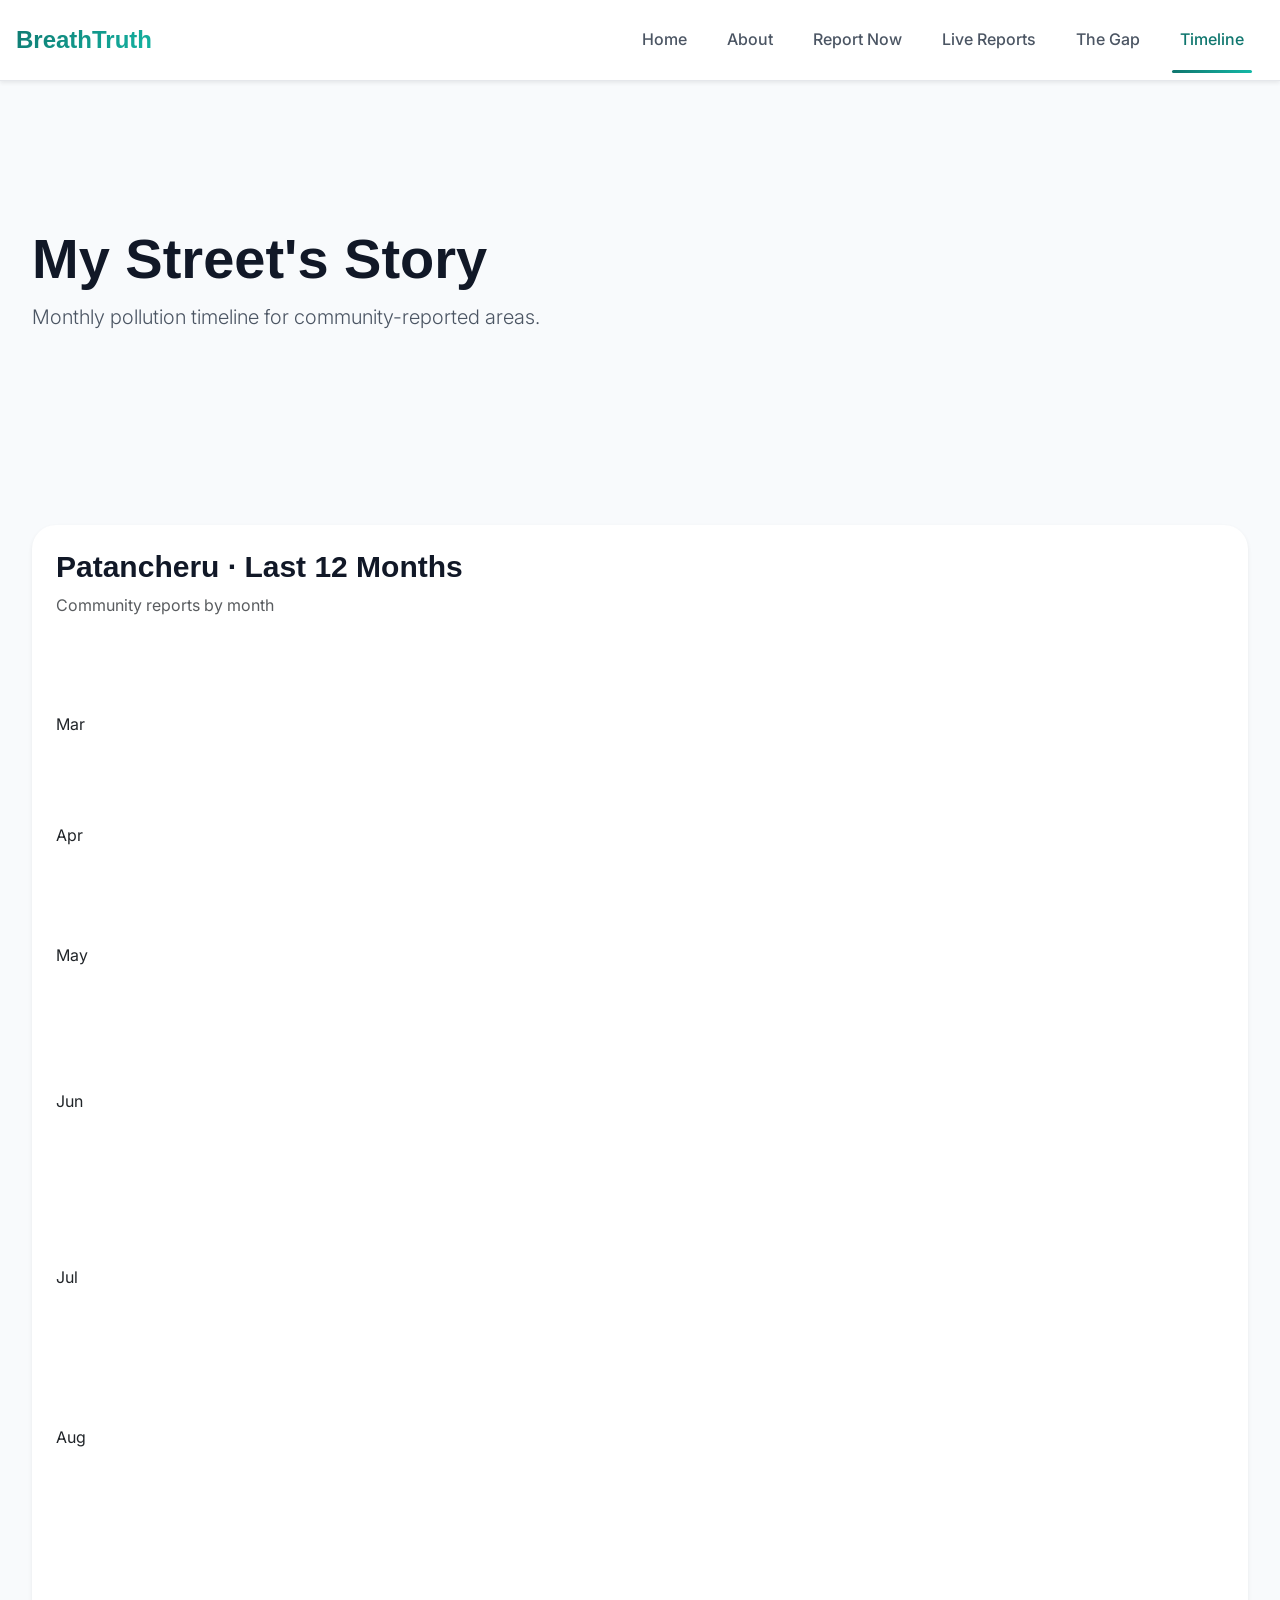
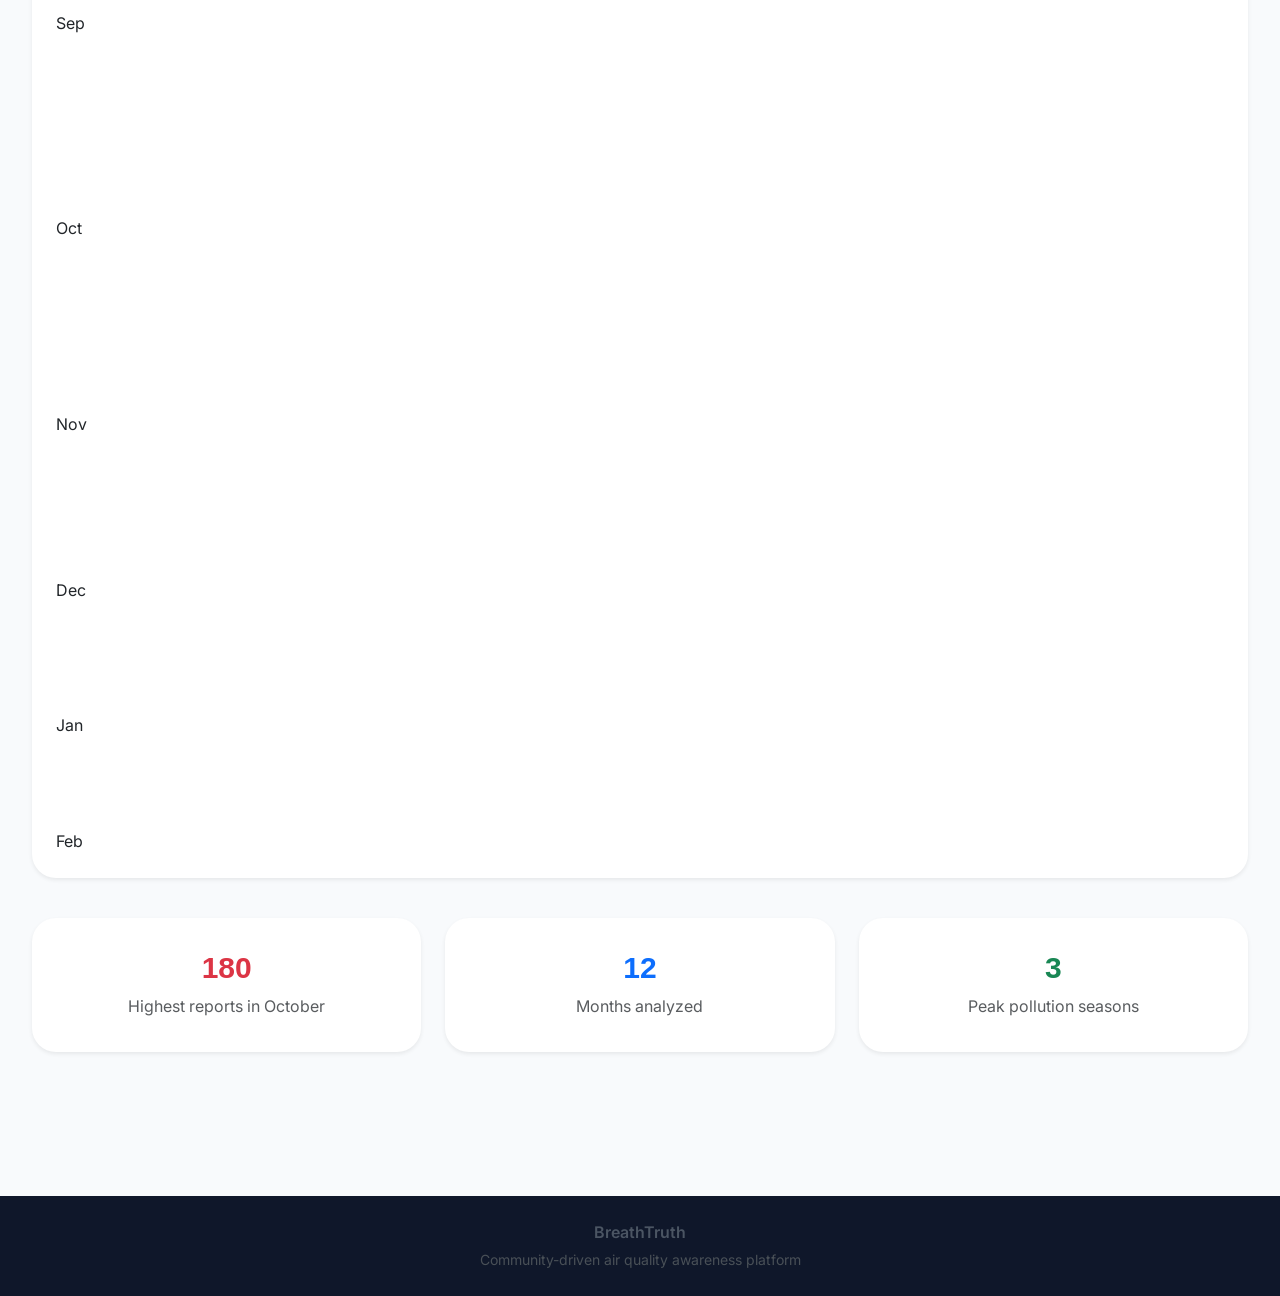
<file: timeline.html>
<!DOCTYPE html>
<html lang="en">
<head>
  <meta charset="UTF-8" />
  <meta name="viewport" content="width=device-width, initial-scale=1.0" />
  <title>BreathTruth | Timeline</title>
  <link rel="preconnect" href="https://fonts.googleapis.com">
  <link rel="preconnect" href="https://fonts.gstatic.com" crossorigin>
  <link href="https://fonts.googleapis.com/css2?family=Inter:wght@400;500;600;700;800&display=swap" rel="stylesheet">
  <link
    href="https://cdn.jsdelivr.net/npm/bootstrap@5.3.3/dist/css/bootstrap.min.css"
    rel="stylesheet"
  />
  <link rel="stylesheet" href="style.css" />
</head>
<body>

  <nav class="navbar navbar-expand-lg navbar-dark shadow-sm custom-navbar">
    <div class="container">
      <a class="navbar-brand fw-bold" href="index.html">BreathTruth</a>
      <button class="navbar-toggler" type="button" data-bs-toggle="collapse" data-bs-target="#navbarNav">
        <span class="navbar-toggler-icon"></span>
      </button>
      <div class="collapse navbar-collapse" id="navbarNav">
        <ul class="navbar-nav ms-auto align-items-lg-center">
          <li class="nav-item"><a class="nav-link" href="index.html">Home</a></li>
          <li class="nav-item"><a class="nav-link" href="about.html">About</a></li>
          <li class="nav-item"><a class="nav-link" href="report.html">Report Now</a></li>
          <li class="nav-item"><a class="nav-link" href="reports.html">Live Reports</a></li>
          <li class="nav-item"><a class="nav-link" href="gap.html">The Gap</a></li>
          <li class="nav-item"><a class="nav-link active" href="timeline.html">Timeline</a></li>
        </ul>
      </div>
    </div>
  </nav>

  <section class="page-header">
    <div class="container py-5">
      <h1 class="fw-bold">My Street's Story</h1>
      <p class="lead mb-0">Monthly pollution timeline for community-reported areas.</p>
    </div>
  </section>

  <section class="py-5">
    <div class="container">
      <div class="card shadow-sm border-0">
        <div class="card-body p-4">
          <h3 class="fw-bold mb-2">Patancheru · Last 12 Months</h3>
          <p class="text-muted mb-4">Community reports by month</p>

          <div class="timeline-bar-chart">
            <div class="bar-wrapper">
              <div class="bar" style="height: 70px;"></div>
              <span>Mar</span>
            </div>
            <div class="bar-wrapper">
              <div class="bar" style="height: 85px;"></div>
              <span>Apr</span>
            </div>
            <div class="bar-wrapper">
              <div class="bar" style="height: 95px;"></div>
              <span>May</span>
            </div>
            <div class="bar-wrapper">
              <div class="bar" style="height: 120px;"></div>
              <span>Jun</span>
            </div>
            <div class="bar-wrapper">
              <div class="bar" style="height: 150px;"></div>
              <span>Jul</span>
            </div>
            <div class="bar-wrapper">
              <div class="bar" style="height: 135px;"></div>
              <span>Aug</span>
            </div>
            <div class="bar-wrapper">
              <div class="bar" style="height: 160px;"></div>
              <span>Sep</span>
            </div>
            <div class="bar-wrapper">
              <div class="bar" style="height: 180px;"></div>
              <span>Oct</span>
            </div>
            <div class="bar-wrapper">
              <div class="bar" style="height: 170px;"></div>
              <span>Nov</span>
            </div>
            <div class="bar-wrapper">
              <div class="bar" style="height: 140px;"></div>
              <span>Dec</span>
            </div>
            <div class="bar-wrapper">
              <div class="bar" style="height: 110px;"></div>
              <span>Jan</span>
            </div>
            <div class="bar-wrapper">
              <div class="bar" style="height: 90px;"></div>
              <span>Feb</span>
            </div>
          </div>
        </div>
      </div>

      <div class="row g-4 mt-3">
        <div class="col-md-4">
          <div class="card shadow-sm border-0 h-100">
            <div class="card-body text-center">
              <h3 class="fw-bold text-danger">180</h3>
              <p class="mb-0 text-muted">Highest reports in October</p>
            </div>
          </div>
        </div>
        <div class="col-md-4">
          <div class="card shadow-sm border-0 h-100">
            <div class="card-body text-center">
              <h3 class="fw-bold text-primary">12</h3>
              <p class="mb-0 text-muted">Months analyzed</p>
            </div>
          </div>
        </div>
        <div class="col-md-4">
          <div class="card shadow-sm border-0 h-100">
            <div class="card-body text-center">
              <h3 class="fw-bold text-success">3</h3>
              <p class="mb-0 text-muted">Peak pollution seasons</p>
            </div>
          </div>
        </div>
      </div>
    </div>
  </section>

  <footer class="py-4 footer-dark">
    <div class="container text-center">
      <p class="mb-1 fw-semibold">BreathTruth</p>
      <p class="mb-0 small text-light-emphasis">
        Community-driven air quality awareness platform
      </p>
    </div>
  </footer>

  <script src="https://cdn.jsdelivr.net/npm/bootstrap@5.3.3/dist/js/bootstrap.bundle.min.js"></script>
</body>
</html>
</file>
<file: style.css>
/* ============================================================================
   BREATHTRUTH - PREMIUM CIVIC-TECH DESIGN SYSTEM
   ============================================================================ */

/* ============================================================================
   DESIGN SYSTEM - CSS VARIABLES
   ============================================================================ */

:root {
  /* Primary Colors - Air Quality & Environmental */
  --primary: #0f766e;           /* Teal - Trust, Environmental */
  --primary-dark: #0d5e57;
  --primary-light: #14b8a6;
  --primary-lighter: #ccfbf1;
  
  --secondary: #1e40af;         /* Blue - Sky, Data */
  --secondary-dark: #1e3a8a;
  --secondary-light: #3b82f6;
  
  --accent: #dc2626;            /* Red - Alert, Danger */
  --accent-orange: #ea580c;
  --accent-yellow: #eab308;
  --accent-green: #16a34a;
  
  /* Status Colors */
  --status-critical: #dc2626;
  --status-danger: #ea580c;
  --status-moderate: #eab308;
  --status-clean: #16a34a;
  
  /* Neutrals */
  --gray-50: #f9fafb;
  --gray-100: #f3f4f6;
  --gray-200: #e5e7eb;
  --gray-300: #d1d5db;
  --gray-400: #9ca3af;
  --gray-500: #6b7280;
  --gray-600: #4b5563;
  --gray-700: #374151;
  --gray-800: #1f2937;
  --gray-900: #111827;
  
  /* Backgrounds */
  --bg-primary: #ffffff;
  --bg-secondary: #f8fafc;
  --bg-tertiary: #f1f5f9;
  --bg-dark: #0f172a;
  
  /* Typography */
  --font-family-base: 'Inter', -apple-system, BlinkMacSystemFont, 'Segoe UI', sans-serif;
  --font-family-heading: 'Poppins', -apple-system, BlinkMacSystemFont, 'Segoe UI', sans-serif;
  
  /* Spacing Scale */
  --space-1: 0.25rem;
  --space-2: 0.5rem;
  --space-3: 0.75rem;
  --space-4: 1rem;
  --space-6: 1.5rem;
  --space-8: 2rem;
  --space-10: 2.5rem;
  --space-12: 3rem;
  --space-16: 4rem;
  --space-24: 6rem;
  --space-32: 8rem;
  
  /* Border Radius */
  --radius-sm: 0.375rem;
  --radius-md: 0.5rem;
  --radius-lg: 0.75rem;
  --radius-xl: 1rem;
  --radius-2xl: 1.5rem;
  --radius-3xl: 2rem;
  
  /* Shadows */
  --shadow-xs: 0 1px 2px 0 rgba(0, 0, 0, 0.05);
  --shadow-sm: 0 1px 3px 0 rgba(0, 0, 0, 0.1), 0 1px 2px 0 rgba(0, 0, 0, 0.06);
  --shadow-md: 0 4px 6px -1px rgba(0, 0, 0, 0.1), 0 2px 4px -1px rgba(0, 0, 0, 0.06);
  --shadow-lg: 0 10px 15px -3px rgba(0, 0, 0, 0.1), 0 4px 6px -2px rgba(0, 0, 0, 0.05);
  --shadow-xl: 0 20px 25px -5px rgba(0, 0, 0, 0.1), 0 10px 10px -5px rgba(0, 0, 0, 0.04);
  
  /* Transitions */
  --transition-fast: 150ms cubic-bezier(0.4, 0, 0.2, 1);
  --transition-base: 200ms cubic-bezier(0.4, 0, 0.2, 1);
  --transition-slow: 300ms cubic-bezier(0.4, 0, 0.2, 1);
}

/* ============================================================================
   GLOBAL STYLES
   ============================================================================ */

* {
  margin: 0;
  padding: 0;
  box-sizing: border-box;
}

html {
  scroll-behavior: smooth;
}

body {
  font-family: var(--font-family-base);
  background-color: var(--bg-secondary);
  color: var(--gray-600);
  line-height: 1.6;
  -webkit-font-smoothing: antialiased;
  -moz-osx-font-smoothing: grayscale;
}

/* ============================================================================
   TYPOGRAPHY
   ============================================================================ */

h1, h2, h3, h4, h5, h6 {
  font-family: var(--font-family-heading);
  font-weight: 700;
  color: var(--gray-900);
  line-height: 1.2;
}

h1 { font-size: clamp(2rem, 5vw, 3.5rem); }
h2 { font-size: clamp(1.75rem, 4vw, 2.5rem); }
h3 { font-size: 1.875rem; }
h4 { font-size: 1.5rem; }
h5 { font-size: 1.25rem; }
h6 { font-size: 1rem; }

p {
  color: var(--gray-600);
  font-size: 1rem;
  line-height: 1.6;
}

a {
  color: var(--primary);
  text-decoration: none;
  transition: color var(--transition-base);
}

a:hover {
  color: var(--primary-dark);
}

/* ============================================================================
   NAVBAR
   ============================================================================ */

.navbar {
  background: var(--bg-primary);
  border-bottom: 1px solid var(--gray-200);
  padding: var(--space-4) 0;
  position: sticky;
  top: 0;
  z-index: 1000;
  box-shadow: var(--shadow-sm);
  transition: all var(--transition-base);
}

.navbar:hover {
  box-shadow: var(--shadow-md);
}

.navbar-brand {
  font-family: var(--font-family-heading);
  font-size: 1.5rem;
  font-weight: 800;
  background: linear-gradient(135deg, var(--primary), var(--primary-light));
  -webkit-background-clip: text;
  -webkit-text-fill-color: transparent;
  background-clip: text;
  display: flex;
  align-items: center;
  gap: var(--space-2);
}

.navbar-brand:hover {
  color: var(--primary);
  -webkit-text-fill-color: var(--primary);
}

.navbar-nav .nav-link {
  color: var(--gray-600) !important;
  font-weight: 500;
  font-size: 1rem;
  margin: 0 var(--space-3);
  position: relative;
  transition: color var(--transition-base);
}

.navbar-nav .nav-link:hover,
.navbar-nav .nav-link.active {
  color: var(--primary) !important;
}

.navbar-nav .nav-link.active::after {
  content: '';
  position: absolute;
  bottom: -12px;
  left: 0;
  right: 0;
  height: 3px;
  background: linear-gradient(90deg, var(--primary), var(--primary-light));
  border-radius: var(--radius-md);
}

.navbar-toggler {
  border: none;
  color: var(--primary);
}

.navbar-toggler:focus {
  box-shadow: 0 0 0 3px rgba(15, 118, 110, 0.1);
  outline: none;
}

/* ============================================================================
   BUTTONS
   ============================================================================ */

.btn {
  font-family: var(--font-family-base);
  font-weight: 600;
  font-size: 1rem;
  padding: var(--space-3) var(--space-6);
  border-radius: var(--radius-lg);
  border: 2px solid transparent;
  transition: all var(--transition-base);
  cursor: pointer;
  display: inline-flex;
  align-items: center;
  gap: var(--space-2);
  text-decoration: none;
}

.btn:focus-visible {
  outline: 3px solid var(--primary);
  outline-offset: 2px;
}

.btn-primary {
  background: linear-gradient(135deg, var(--primary), var(--primary-light));
  color: white;
  box-shadow: var(--shadow-md);
}

.btn-primary:hover {
  background: linear-gradient(135deg, var(--primary-dark), var(--primary));
  box-shadow: var(--shadow-lg);
  transform: translateY(-2px);
}

.btn-secondary {
  background: linear-gradient(135deg, var(--secondary), var(--secondary-light));
  color: white;
  box-shadow: var(--shadow-md);
}

.btn-secondary:hover {
  background: linear-gradient(135deg, var(--secondary-dark), var(--secondary));
  box-shadow: var(--shadow-lg);
  transform: translateY(-2px);
}

.btn-outline-primary {
  color: var(--primary);
  border-color: var(--primary);
  background: transparent;
}

.btn-outline-primary:hover {
  background: var(--primary-lighter);
  border-color: var(--primary);
}

.btn-success {
  background: var(--status-clean);
  color: white;
  box-shadow: var(--shadow-md);
}

.btn-success:hover {
  background: #15803d;
  box-shadow: var(--shadow-lg);
  transform: translateY(-2px);
}

.btn-danger {
  background: var(--status-critical);
  color: white;
  box-shadow: var(--shadow-md);
}

.btn-danger:hover {
  background: #b91c1c;
  box-shadow: var(--shadow-lg);
  transform: translateY(-2px);
}

.btn-sm {
  padding: var(--space-2) var(--space-4);
  font-size: 0.875rem;
}

.btn-lg {
  padding: var(--space-4) var(--space-8);
  font-size: 1.125rem;
  border-radius: var(--radius-xl);
}

.btn:disabled {
  opacity: 0.6;
  cursor: not-allowed;
}

/* ============================================================================
   CARDS
   ============================================================================ */

.card {
  border: 1px solid var(--gray-200);
  border-radius: var(--radius-2xl);
  box-shadow: var(--shadow-sm);
  background: var(--bg-primary);
  transition: all var(--transition-base);
  overflow: hidden;
}

.card:hover {
  box-shadow: var(--shadow-lg);
  border-color: var(--gray-300);
  transform: translateY(-4px);
}

.card-body {
  padding: var(--space-8);
}

.card-header {
  background: var(--gray-50);
  border-bottom: 1px solid var(--gray-200);
  padding: var(--space-6) var(--space-8);
  font-weight: 600;
  color: var(--gray-900);
}

.card-title {
  font-size: var(--heading-h4);
  margin-bottom: var(--space-4);
  color: var(--gray-900);
}

/* ============================================================================
   STAT CARDS
   ============================================================================ */

.stat-card {
  background: var(--bg-primary);
  border: 1px solid var(--gray-200);
  border-radius: var(--radius-2xl);
  padding: var(--space-8);
  text-align: center;
  box-shadow: var(--shadow-sm);
  transition: all var(--transition-base);
  position: relative;
  overflow: hidden;
}

.stat-card::before {
  content: '';
  position: absolute;
  top: 0;
  left: 0;
  right: 0;
  height: 4px;
  background: linear-gradient(90deg, var(--primary), var(--secondary));
}

.stat-card:hover {
  box-shadow: var(--shadow-lg);
  transform: translateY(-4px);
}

.stat-card-icon {
  font-size: 2.5rem;
  margin-bottom: var(--space-4);
  color: var(--primary);
}

.stat-card-value {
  font-size: 2.5rem;
  font-weight: 800;
  color: var(--gray-900);
  margin-bottom: var(--space-2);
}

.stat-card-label {
  font-size: 0.875rem;
  color: var(--gray-500);
  font-weight: 600;
  text-transform: uppercase;
  letter-spacing: 0.5px;
}

/* ============================================================================
   BADGES & CHIPS
   ============================================================================ */

.badge {
  display: inline-flex;
  align-items: center;
  gap: var(--space-2);
  padding: var(--space-2) var(--space-4);
  border-radius: var(--radius-md);
  font-size: 0.75rem;
  font-weight: 700;
  text-transform: uppercase;
  letter-spacing: 0.5px;
}

.badge-critical {
  background: rgba(220, 38, 38, 0.1);
  color: var(--status-critical);
}

.badge-danger {
  background: rgba(234, 88, 12, 0.1);
  color: var(--accent-orange);
}

.badge-moderate {
  background: rgba(234, 179, 8, 0.1);
  color: var(--accent-yellow);
}

.badge-clean {
  background: rgba(22, 163, 74, 0.1);
  color: var(--status-clean);
}

.badge-info {
  background: rgba(59, 130, 246, 0.1);
  color: var(--secondary-light);
}

.chip {
  display: inline-flex;
  align-items: center;
  gap: var(--space-2);
  padding: var(--space-3) var(--space-6);
  border-radius: var(--radius-3xl);
  background: var(--gray-100);
  color: var(--gray-700);
  font-size: 1rem;
  font-weight: 500;
  border: 1px solid var(--gray-200);
  transition: all var(--transition-base);
  cursor: pointer;
}

.chip:hover {
  background: var(--gray-200);
  border-color: var(--gray-300);
}

.chip.active {
  background: linear-gradient(135deg, var(--primary), var(--primary-light));
  color: white;
  border-color: var(--primary);
}

/* ============================================================================
   FORMS
   ============================================================================ */

.form-group {
  margin-bottom: var(--space-8);
}

.form-label {
  font-weight: 600;
  color: var(--gray-900);
  margin-bottom: var(--space-3);
  font-size: 1rem;
  display: block;
}

.form-control,
.form-select {
  border: 1px solid var(--gray-300);
  border-radius: var(--radius-lg);
  padding: var(--space-3) var(--space-4);
  font-size: 1rem;
  font-family: var(--font-family-base);
  transition: all var(--transition-base);
  background: var(--bg-primary);
}

.form-control:focus,
.form-select:focus {
  border-color: var(--primary);
  box-shadow: 0 0 0 3px rgba(15, 118, 110, 0.1);
  outline: none;
}

.form-control:disabled,
.form-select:disabled {
  background: var(--gray-100);
  color: var(--gray-500);
  cursor: not-allowed;
}

.form-control.is-invalid,
.form-select.is-invalid {
  border-color: var(--status-critical);
  box-shadow: 0 0 0 3px rgba(220, 38, 38, 0.1);
}

.invalid-feedback {
  color: var(--status-critical);
  font-size: 0.875rem;
  margin-top: var(--space-2);
  display: block;
  font-weight: 500;
}

.form-text {
  color: var(--gray-500);
  font-size: 0.875rem;
  margin-top: var(--space-2);
}

.form-check-input {
  width: 1.25rem;
  height: 1.25rem;
  border: 1px solid var(--gray-300);
  border-radius: var(--radius-md);
  cursor: pointer;
  transition: all var(--transition-base);
}

.form-check-input:checked {
  background-color: var(--primary);
  border-color: var(--primary);
}

.form-check-input:focus {
  box-shadow: 0 0 0 3px rgba(15, 118, 110, 0.1);
  outline: none;
}

/* ============================================================================
   SECTIONS & CONTAINERS
   ============================================================================ */

section {
  padding: var(--space-24) var(--space-4);
}

.section-title {
  text-align: center;
  margin-bottom: var(--space-16);
}

.section-title h2 {
  margin-bottom: var(--space-4);
  position: relative;
  display: inline-block;
}

.section-title h2::after {
  content: '';
  position: absolute;
  bottom: -8px;
  left: 50%;
  transform: translateX(-50%);
  width: 60px;
  height: 4px;
  background: linear-gradient(90deg, var(--primary), var(--primary-light));
  border-radius: var(--radius-md);
}

.section-title p {
  font-size: 1.125rem;
  color: var(--gray-600);
  max-width: 600px;
  margin: 0 auto;
}

.container {
  max-width: 1280px;
  margin: 0 auto;
  padding: 0 var(--space-4);
}

/* ============================================================================
   HERO SECTION
   ============================================================================ */

.hero {
  background: linear-gradient(135deg, var(--primary-dark), var(--primary), var(--primary-light));
  color: white;
  padding: var(--space-24) var(--space-4);
  text-align: center;
  position: relative;
  overflow: hidden;
}

.hero::before {
  content: '';
  position: absolute;
  top: -50%;
  right: -10%;
  width: 400px;
  height: 400px;
  background: rgba(255, 255, 255, 0.05);
  border-radius: 50%;
  filter: blur(60px);
}

.hero::after {
  content: '';
  position: absolute;
  bottom: -50%;
  left: -10%;
  width: 300px;
  height: 300px;
  background: rgba(255, 255, 255, 0.05);
  border-radius: 50%;
  filter: blur(60px);
}

.hero h1 {
  color: white;
  margin-bottom: var(--space-6);
  font-size: clamp(2rem, 6vw, 3.5rem);
  position: relative;
  z-index: 1;
}

.hero-subtitle {
  font-size: 1.25rem;
  color: rgba(255, 255, 255, 0.95);
  margin-bottom: var(--space-8);
  max-width: 700px;
  margin-left: auto;
  margin-right: auto;
  position: relative;
  z-index: 1;
  line-height: 1.8;
}

.hero-cta {
  display: flex;
  gap: var(--space-4);
  justify-content: center;
  flex-wrap: wrap;
  margin-top: var(--space-12);
  position: relative;
  z-index: 1;
}

/* ============================================================================
   HEATMAP SECTION
   ============================================================================ */

.heatmap-shell {
  background: linear-gradient(145deg, #f8fffe 0%, #eefbf9 100%);
  border: 1px solid var(--gray-200);
  border-radius: var(--radius-2xl);
  padding: var(--space-4);
  box-shadow: var(--shadow-md);
}

.map-canvas {
  position: relative;
  min-height: 420px;
  border-radius: var(--radius-xl);
  background: radial-gradient(circle at 20% 20%, rgba(20, 184, 166, 0.18), transparent 34%),
              radial-gradient(circle at 70% 35%, rgba(30, 64, 175, 0.12), transparent 38%),
              linear-gradient(160deg, #ecfeff 0%, #f8fafc 100%);
  overflow: hidden;
}

.map-grid {
  position: absolute;
  inset: 0;
  background-image: linear-gradient(rgba(15, 118, 110, 0.1) 1px, transparent 1px),
                    linear-gradient(90deg, rgba(15, 118, 110, 0.1) 1px, transparent 1px);
  background-size: 56px 56px;
  opacity: 0.45;
}

.map-marker {
  position: absolute;
  border: none;
  border-radius: 999px;
  width: 14px;
  height: 14px;
  padding: 0;
  transform: translate(-50%, -50%);
  box-shadow: 0 0 0 6px rgba(255, 255, 255, 0.9), 0 6px 18px rgba(0, 0, 0, 0.12);
  cursor: default;
}

.map-marker span {
  position: absolute;
  top: 18px;
  left: 50%;
  transform: translateX(-50%);
  font-size: 0.75rem;
  font-weight: 600;
  color: var(--gray-800);
  background: rgba(255, 255, 255, 0.92);
  border: 1px solid var(--gray-200);
  border-radius: var(--radius-md);
  padding: 2px 8px;
  white-space: nowrap;
}

.marker-severe {
  background: var(--status-critical);
}

.marker-moderate {
  background: var(--accent-orange);
}

.marker-low {
  background: var(--status-clean);
}

.hotspot-list {
  list-style: none;
  display: grid;
  gap: var(--space-3);
}

.hotspot-list li {
  display: flex;
  align-items: center;
  gap: var(--space-2);
  color: var(--gray-700);
  font-size: 0.94rem;
  font-weight: 500;
}

.dot {
  width: 10px;
  height: 10px;
  border-radius: 50%;
  flex: 0 0 10px;
}

.dot-severe {
  background: var(--status-critical);
}

.dot-moderate {
  background: var(--accent-orange);
}

.dot-low {
  background: var(--status-clean);
}

/* ============================================================================
   FOOTER
   ============================================================================ */

footer {
  background: var(--bg-dark);
  color: var(--gray-100);
  padding: var(--space-16) var(--space-4);
  margin-top: var(--space-24);
}

.footer-content {
  display: grid;
  grid-template-columns: repeat(auto-fit, minmax(250px, 1fr));
  gap: var(--space-12);
  margin-bottom: var(--space-12);
}

.footer-section h4 {
  color: white;
  margin-bottom: var(--space-6);
  font-size: 1rem;
}

.footer-section ul {
  list-style: none;
}

.footer-section li {
  margin-bottom: var(--space-3);
}

.footer-section a {
  color: var(--gray-300);
  transition: color var(--transition-base);
}

.footer-section a:hover {
  color: white;
}

.footer-bottom {
  border-top: 1px solid var(--gray-700);
  padding-top: var(--space-8);
  text-align: center;
  color: var(--gray-400);
  font-size: 0.875rem;
}

/* ============================================================================
   TABLES
   ============================================================================ */

.table {
  color: var(--gray-700);
  border-collapse: collapse;
}

.table thead {
  background: var(--gray-50);
  font-weight: 600;
}

.table th {
  border: none;
  padding: var(--space-4);
  color: var(--gray-900);
  font-size: 0.875rem;
  text-transform: uppercase;
  letter-spacing: 0.5px;
}

.table td {
  border-color: var(--gray-200);
  padding: var(--space-4);
  font-size: 0.875rem;
}

.table tbody tr {
  transition: background-color var(--transition-base);
}

.table tbody tr:hover {
  background-color: var(--gray-50);
}

/* ============================================================================
   MODALS & ALERTS
   ============================================================================ */

.modal-content {
  border: none;
  border-radius: var(--radius-2xl);
  box-shadow: var(--shadow-xl);
}

.modal-header {
  border-bottom: 1px solid var(--gray-200);
  background: var(--gray-50);
}

.modal-header .btn-close {
  outline: none;
}

.alert {
  border: none;
  border-radius: var(--radius-lg);
  padding: var(--space-4) var(--space-6);
}

.alert-success {
  background: rgba(22, 163, 74, 0.1);
  color: var(--status-clean);
}

.alert-danger {
  background: rgba(220, 38, 38, 0.1);
  color: var(--status-critical);
}

.alert-warning {
  background: rgba(234, 88, 12, 0.1);
  color: var(--accent-orange);
}

.alert-info {
  background: rgba(59, 130, 246, 0.1);
  color: var(--secondary-light);
}

/* ============================================================================
   ANIMATIONS
   ============================================================================ */

@keyframes fadeInUp {
  from {
    opacity: 0;
    transform: translateY(20px);
  }
  to {
    opacity: 1;
    transform: translateY(0);
  }
}

@keyframes slideIn {
  from {
    opacity: 0;
    transform: translateX(-20px);
  }
  to {
    opacity: 1;
    transform: translateX(0);
  }
}

@keyframes pulse {
  0%, 100% { opacity: 1; }
  50% { opacity: 0.5; }
}

@keyframes countUp {
  from { transform: translateY(10px); opacity: 0; }
  to { transform: translateY(0); opacity: 1; }
}

.fade-in-up {
  animation: fadeInUp 0.6s ease-out;
}

.slide-in {
  animation: slideIn 0.6s ease-out;
}

.animate-pulse {
  animation: pulse 2s cubic-bezier(0.4, 0, 0.6, 1) infinite;
}

/* ============================================================================
   UTILITY CLASSES
   ============================================================================ */

.text-center { text-align: center; }
.text-primary { color: var(--primary); }
.text-secondary { color: var(--secondary); }
.text-danger { color: var(--status-critical); }
.text-success { color: var(--status-clean); }
.text-muted { color: var(--gray-500); }

.bg-primary { background: var(--primary); }
.bg-secondary { background: var(--secondary); }
.bg-light { background: var(--bg-secondary); }
.bg-dark { background: var(--bg-dark); }

.mt-4 { margin-top: var(--space-4); }
.mt-8 { margin-top: var(--space-8); }
.mb-4 { margin-bottom: var(--space-4); }
.mb-8 { margin-bottom: var(--space-8); }
.my-4 { margin-top: var(--space-4); margin-bottom: var(--space-4); }
.my-8 { margin-top: var(--space-8); margin-bottom: var(--space-8); }

.p-4 { padding: var(--space-4); }
.p-8 { padding: var(--space-8); }
.px-4 { padding-left: var(--space-4); padding-right: var(--space-4); }
.py-4 { padding-top: var(--space-4); padding-bottom: var(--space-4); }

.rounded { border-radius: var(--radius-lg); }
.rounded-lg { border-radius: var(--radius-2xl); }
.shadow { box-shadow: var(--shadow-md); }
.shadow-lg { box-shadow: var(--shadow-lg); }

.flex { display: flex; }
.grid { display: grid; }
.gap-4 { gap: var(--space-4); }

.opacity-50 { opacity: 0.5; }
.opacity-75 { opacity: 0.75; }

.cursor-pointer { cursor: pointer; }
.cursor-not-allowed { cursor: not-allowed; }

/* ============================================================================
   RESPONSIVE DESIGN
   ============================================================================ */

@media (max-width: 768px) {
  section {
    padding: var(--space-12) var(--space-4);
  }
  
  h1 { font-size: 2rem; }
  h2 { font-size: 1.5rem; }
  h3 { font-size: 1.25rem; }
  
  .hero {
    padding: var(--space-16) var(--space-4);
  }
  
  .hero-cta {
    flex-direction: column;
  }
  
  .navbar-nav .nav-link {
    margin: var(--space-2) 0;
  }
  
  .stat-card {
    padding: var(--space-6);
  }
  
  .footer-content {
    grid-template-columns: 1fr;
  }
  
  .card-body {
    padding: var(--space-6);
  }

  .map-canvas {
    min-height: 330px;
  }

  .map-marker span {
    font-size: 0.68rem;
    max-width: 84px;
    overflow: hidden;
    text-overflow: ellipsis;
  }
}
</file>
